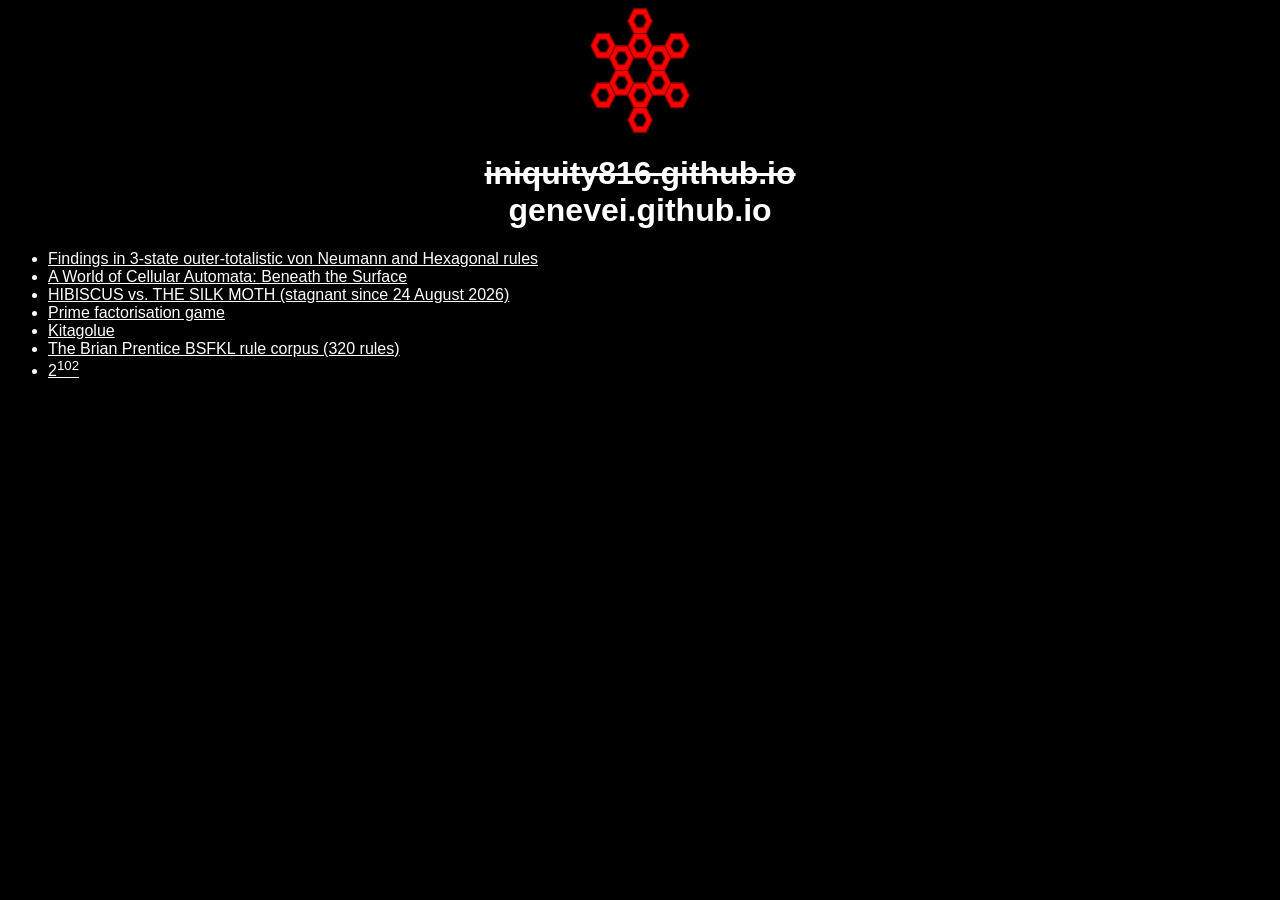
<file: index.html>
<!DOCTYPE html>
<head><link rel="stylesheet" href="style.css"><title>Index</title></head>

<body><image src="logo.png" style="display:block;margin-left:auto; margin-right:auto;width:100px"><h1 class="center"><s>iniquity816.github.io</s><br>genevei.github.io</h1><ul><li><a href="vn.html">Findings in 3-state outer-totalistic von Neumann and Hexagonal rules</a></li><li><a href="ocabook/index.html">A World of Cellular Automata: Beneath the Surface</li><li><a href="silkmoth.html">HIBISCUS vs. THE SILK MOTH (stagnant since 24 August 2026)</a></li></a><li><a href="primegame.html">Prime factorisation game</a></li><li><a href="kitagolue.html">Kitagolue</a></li><li><a href="bsfkl.html">The Brian Prentice BSFKL rule corpus (320 rules)</a></li><li><a href="2tothe102.html">2<sup>102</sup></a></li></ul></body>
</file>
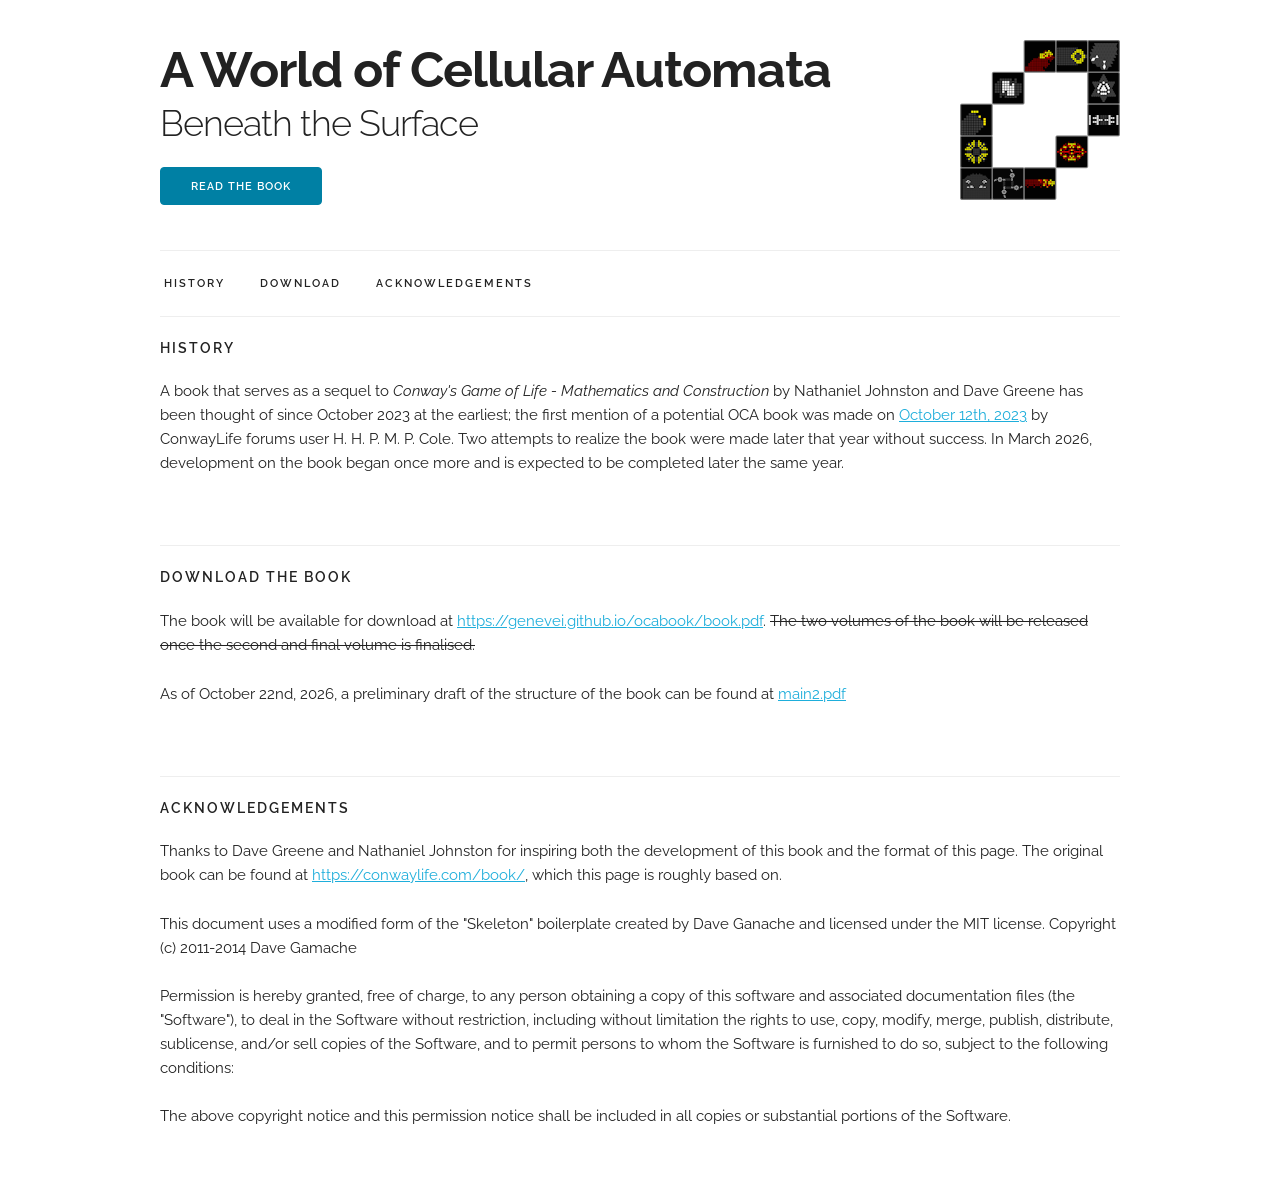
<file: ocabook/index.html>
<!DOCTYPE html>
<html lang="en">
<head>

  <!-- Basic Page Needs
  –––––––––––––––––––––––––––––––––––––––––––––––––– -->
  <meta charset="utf-8">
  <title>A World of Cellular Automata: Beneath the Surface</title>
  <meta name="description" content="">
  <meta name="author" content="">

  <!-- Mobile Specific Metas
  –––––––––––––––––––––––––––––––––––––––––––––––––– -->
  <meta name="viewport" content="width=device-width, initial-scale=1">

  <!-- FONT
  –––––––––––––––––––––––––––––––––––––––––––––––––– -->
  <link href="https://fonts.googleapis.com/css?family=Raleway:400,300,600" rel="stylesheet" type="text/css">

  <!-- CSS
  –––––––––––––––––––––––––––––––––––––––––––––––––– -->
  <link rel="stylesheet" href="css/normalize.css">
  <link rel="stylesheet" href="css/skeleton.css">
  <link rel="stylesheet" href="css/custom.css">

  <!-- Favicon
  –––––––––––––––––––––––––––––––––––––––––––––––––– -->
  <link rel="icon" type="image/png" href="images/favicon.png">

</head>
<body>

  <!-- Primary Page Layout
  –––––––––––––––––––––––––––––––––––––––––––––––––– -->
  <div class="container">
    <div class="row" style="padding-top:4rem;padding-bottom:1rem;">
	   <div class="ocabookdiv" style="text-align: center;">
	     <img src="images/ocabook.png">
	   </div>
	   <div style="overflow:hidden;">
	     <h1 style="font-weight:bold;margin-bottom:0px;">A World of Cellular Automata</h1>
         <h3 style="margin-top:0px;">Beneath the Surface</h3>
         <a class="button button-primary" href="book.pdf">Read the Book</a></p>
	   </div>
    </div>
  <div class="navbar-spacer"></div>
  <nav class="navbar">
	<div class="container">
	  <ul class="navbar-list">
		<li class="navbar-item">&nbsp;<a class="navbar-link" href="#history">History</a></li>
		<li class="navbar-item"><a class="navbar-link" href="#download">Download</a></li>
		<li class="navbar-item"><a class="navbar-link" href="#acknowledgements">Acknowledgements</a></li>
      </ul>
	</div>
  </nav>
  <div class="docs-section">
    <h6 class="docs-header">History</h6>
	<p>A book that serves as a sequel to <i>Conway's Game of Life - Mathematics and Construction</i> by Nathaniel Johnston and Dave Greene has been thought of since October 2023 at the earliest; the first mention of a potential OCA book was made on <a href="https://conwaylife.com/forums/viewtopic.php?f=12&t=6174#p168986">October 12th, 2023</a> by ConwayLife forums user H. H. P. M. P. Cole. Two attempts to realize the book were made later that year without success. In March 2026, development on the book began once more and is expected to be completed later the same year.
  </div>
  <span class="anchor" id="download">
  <div class="docs-section">
    <h6 class="docs-header">Download the book</h6>
	<p>The book will be available for download at <a href="book.pdf">https://genevei.github.io/ocabook/book.pdf</a>. <s>The two volumes of the book will be released once the second and final volume is finalised.</s></p>
	<p>As of October 22nd, 2026, a preliminary draft of the structure of the book can be found at <a href="main2.pdf">main2.pdf</a></p>
  </div>
  <span class="anchor" id="acknowledgements">
  <div class="docs-section">
    <h6 class="docs-header">Acknowledgements</h6>
	<p>Thanks to Dave Greene and Nathaniel Johnston for inspiring both the development of this book and the format of this page. The original book can be found at <a href="https://conwaylife.com/book/">https://conwaylife.com/book/</a>, which this page is roughly based on.
	<p>This document uses a modified form of the "Skeleton" boilerplate created by Dave Ganache and licensed under the MIT license. Copyright (c) 2011-2014 Dave Gamache<br><br>Permission is hereby granted, free of charge, to any person obtaining a copy of this software and associated documentation files (the "Software"), to deal in the Software without restriction, including without limitation the rights to use, copy, modify, merge, publish, distribute, sublicense, and/or sell copies of the Software, and to permit persons to whom the Software is furnished to do so, subject to the following conditions:<br><br>The above copyright notice and this permission notice shall be included in all copies or substantial portions of the Software.</p>

<!-- End Document
  –––––––––––––––––––––––––––––––––––––––––––––––––– -->
</body>
</html>
</file>
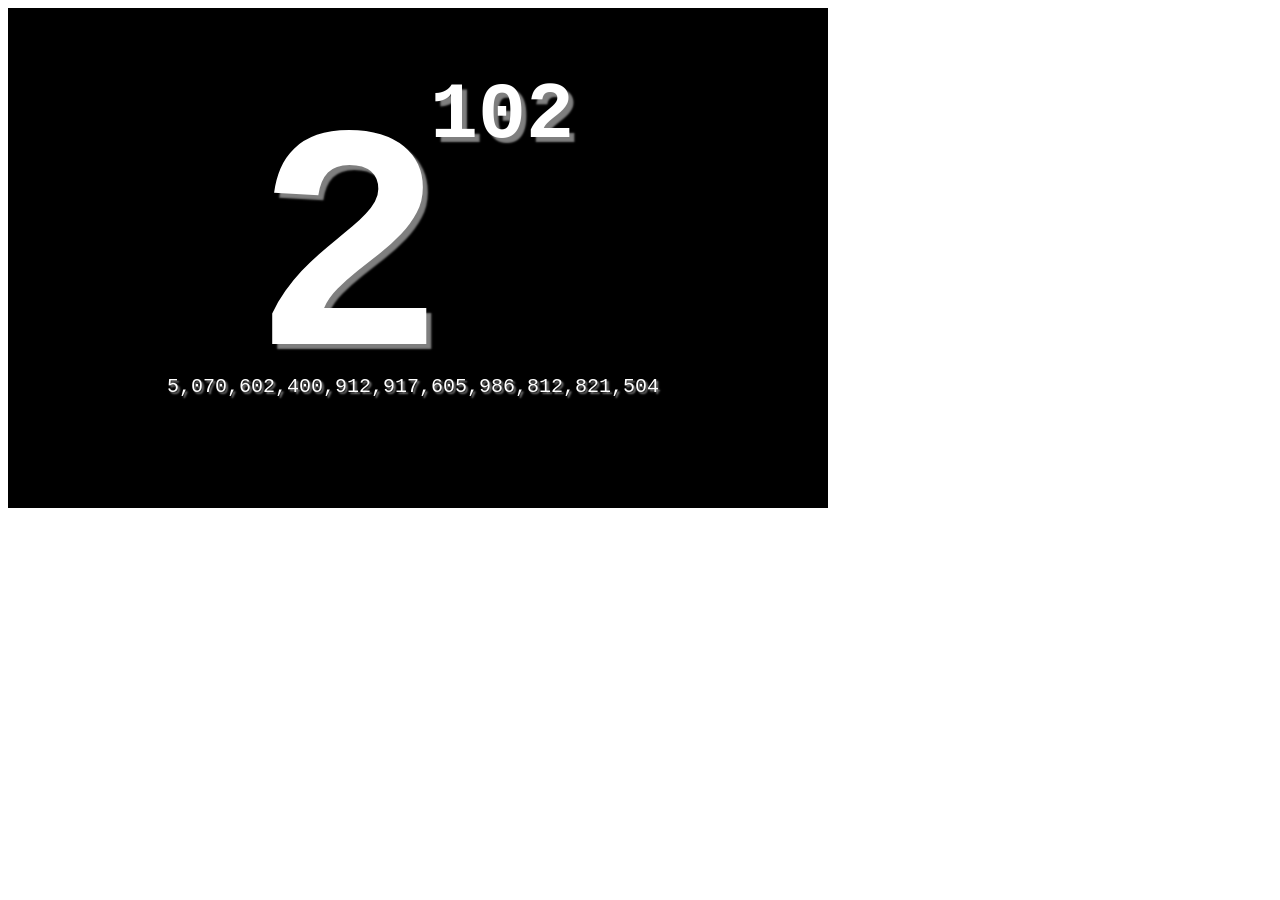
<file: 2tothe102.html>
<!DOCTYPE html><head><title>2 to the 102</title><link rel="icon" href="[data-uri]"></head><body><canvas id="canvas" height="500" width="820"></canvas><script src="2tothe102.js"></script></body>
</file>
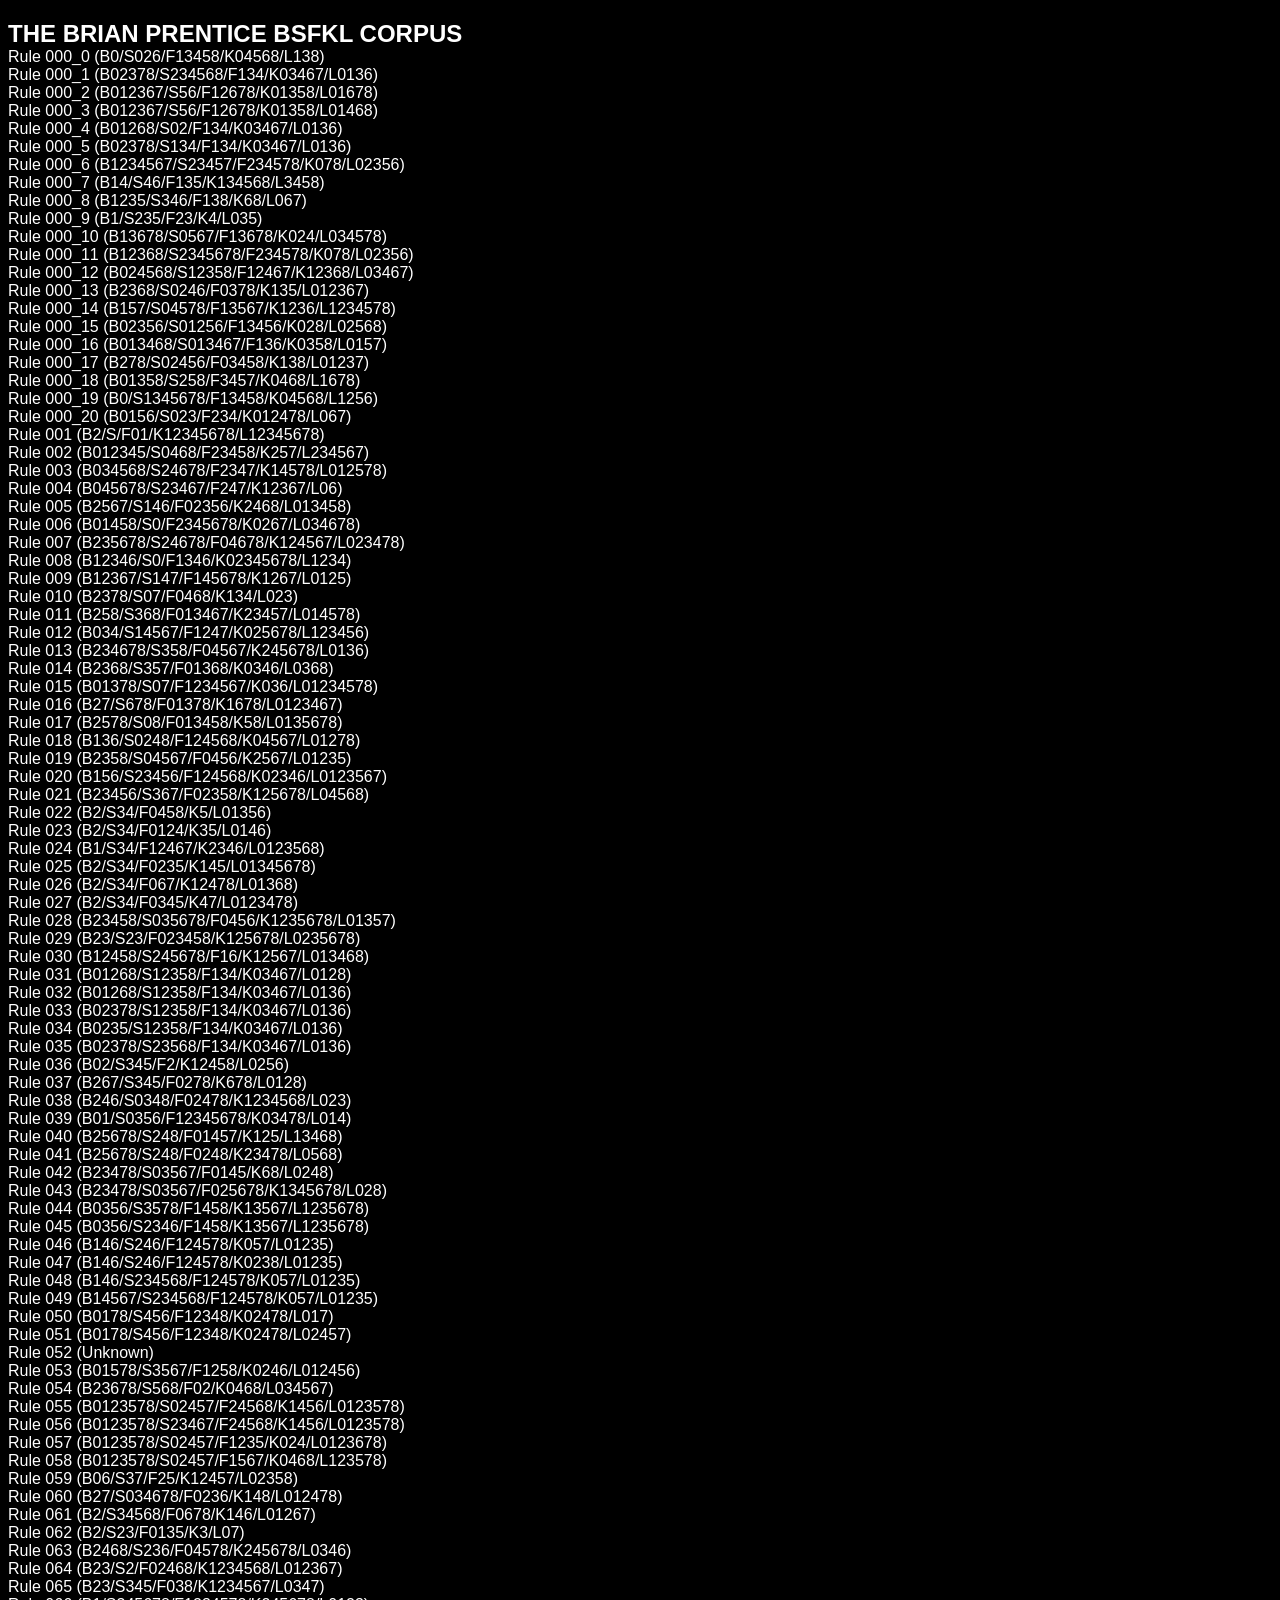
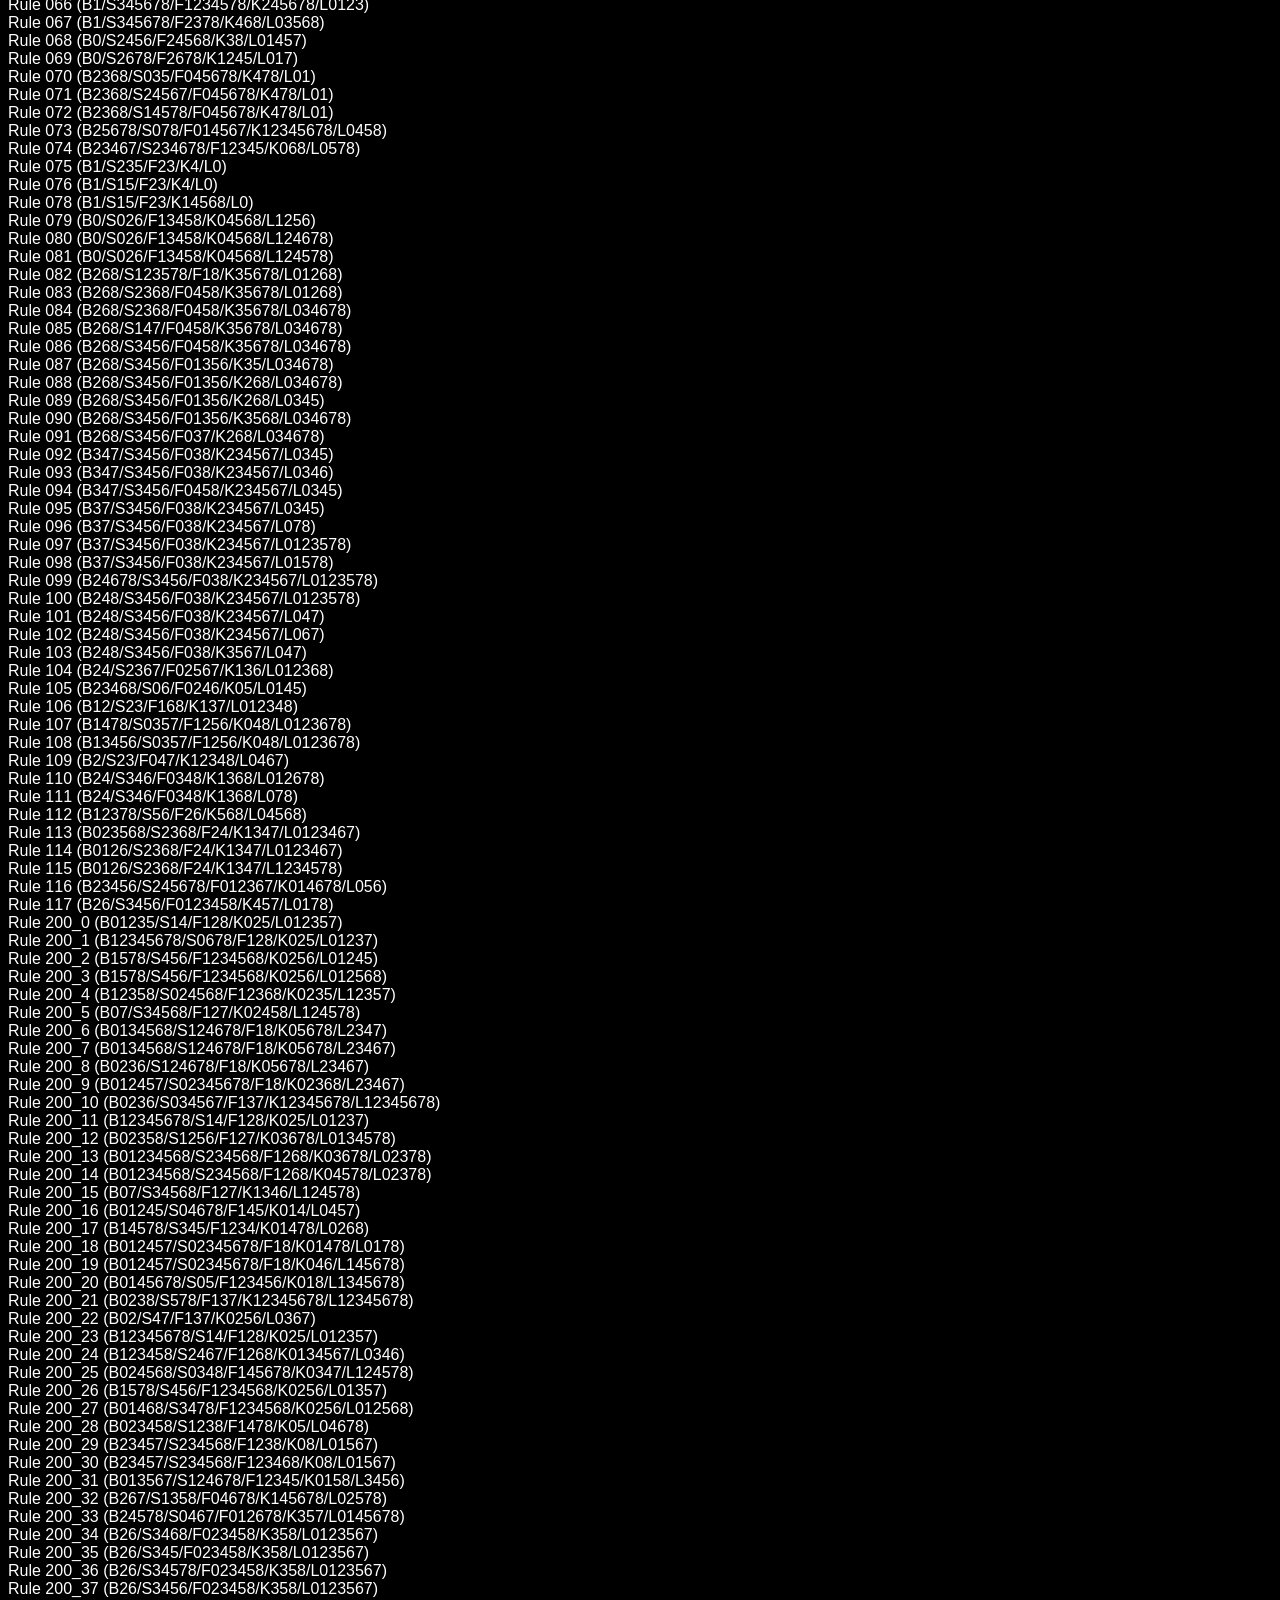
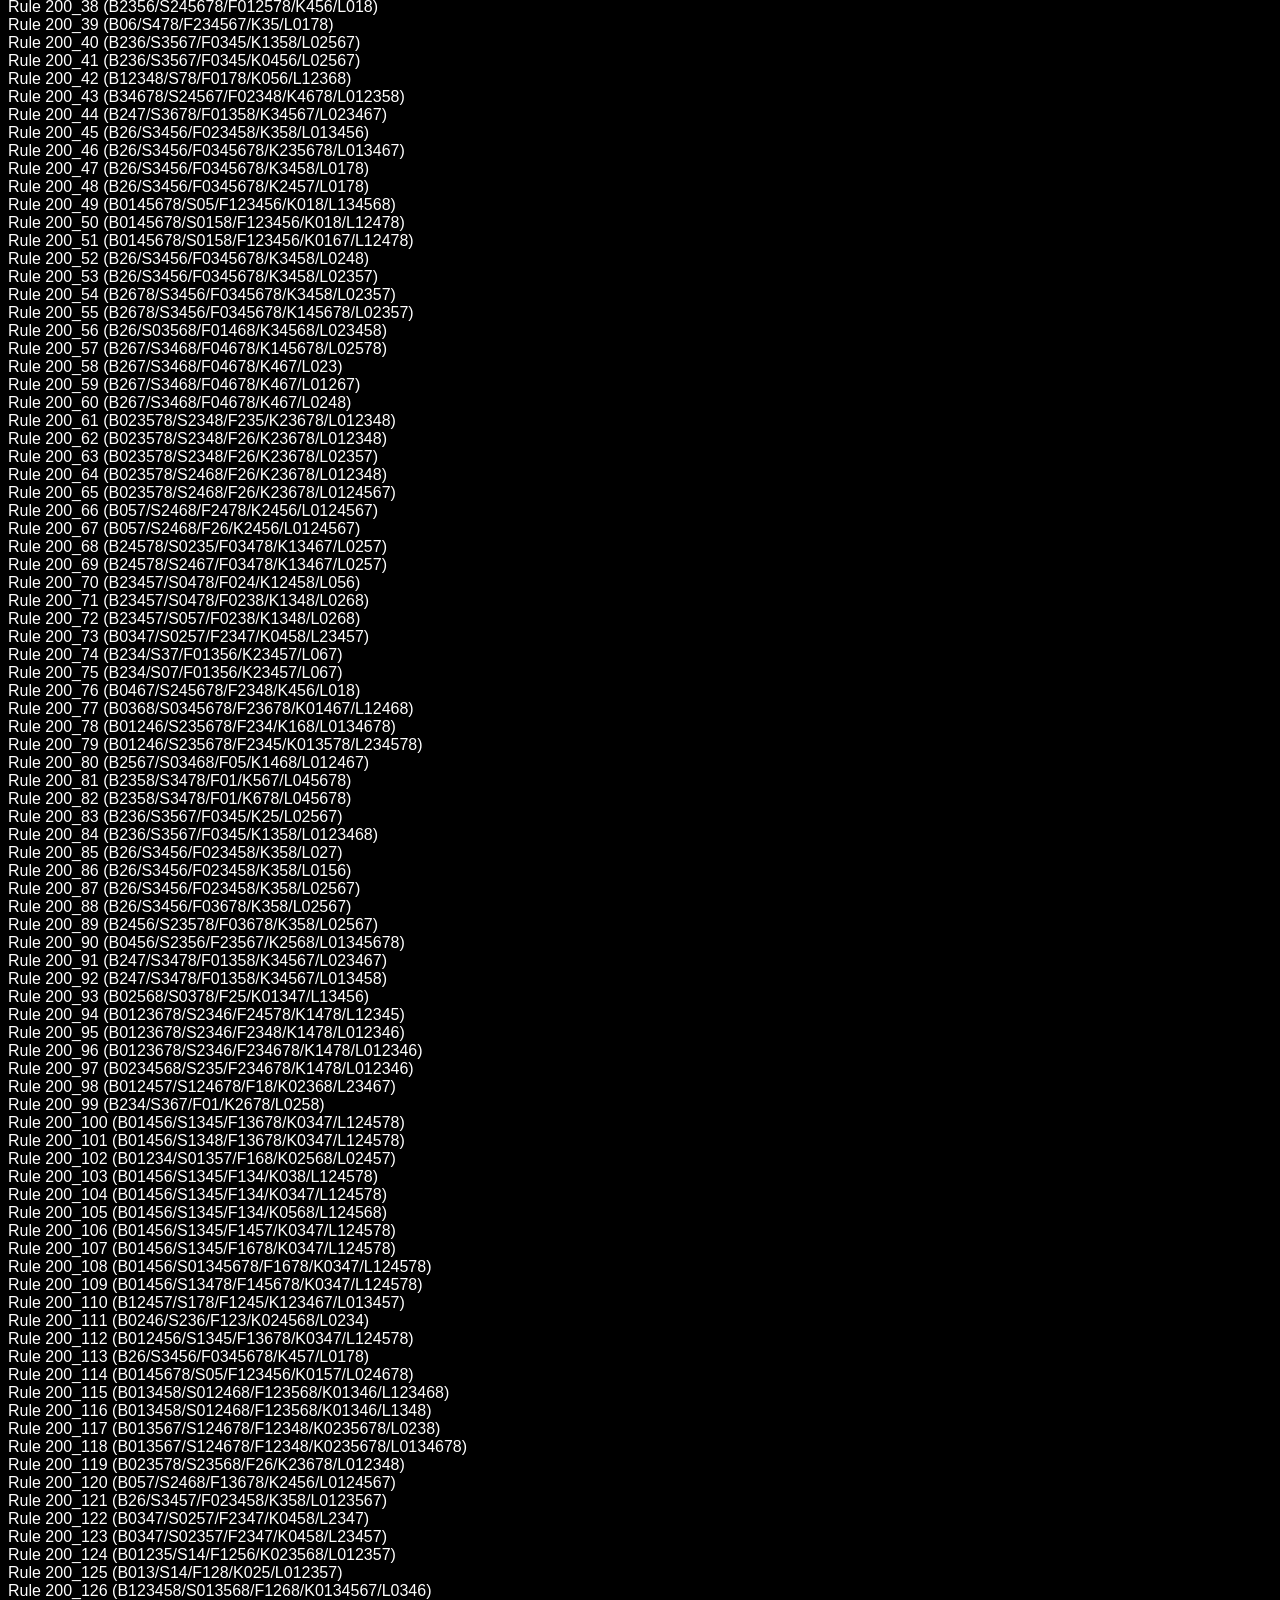
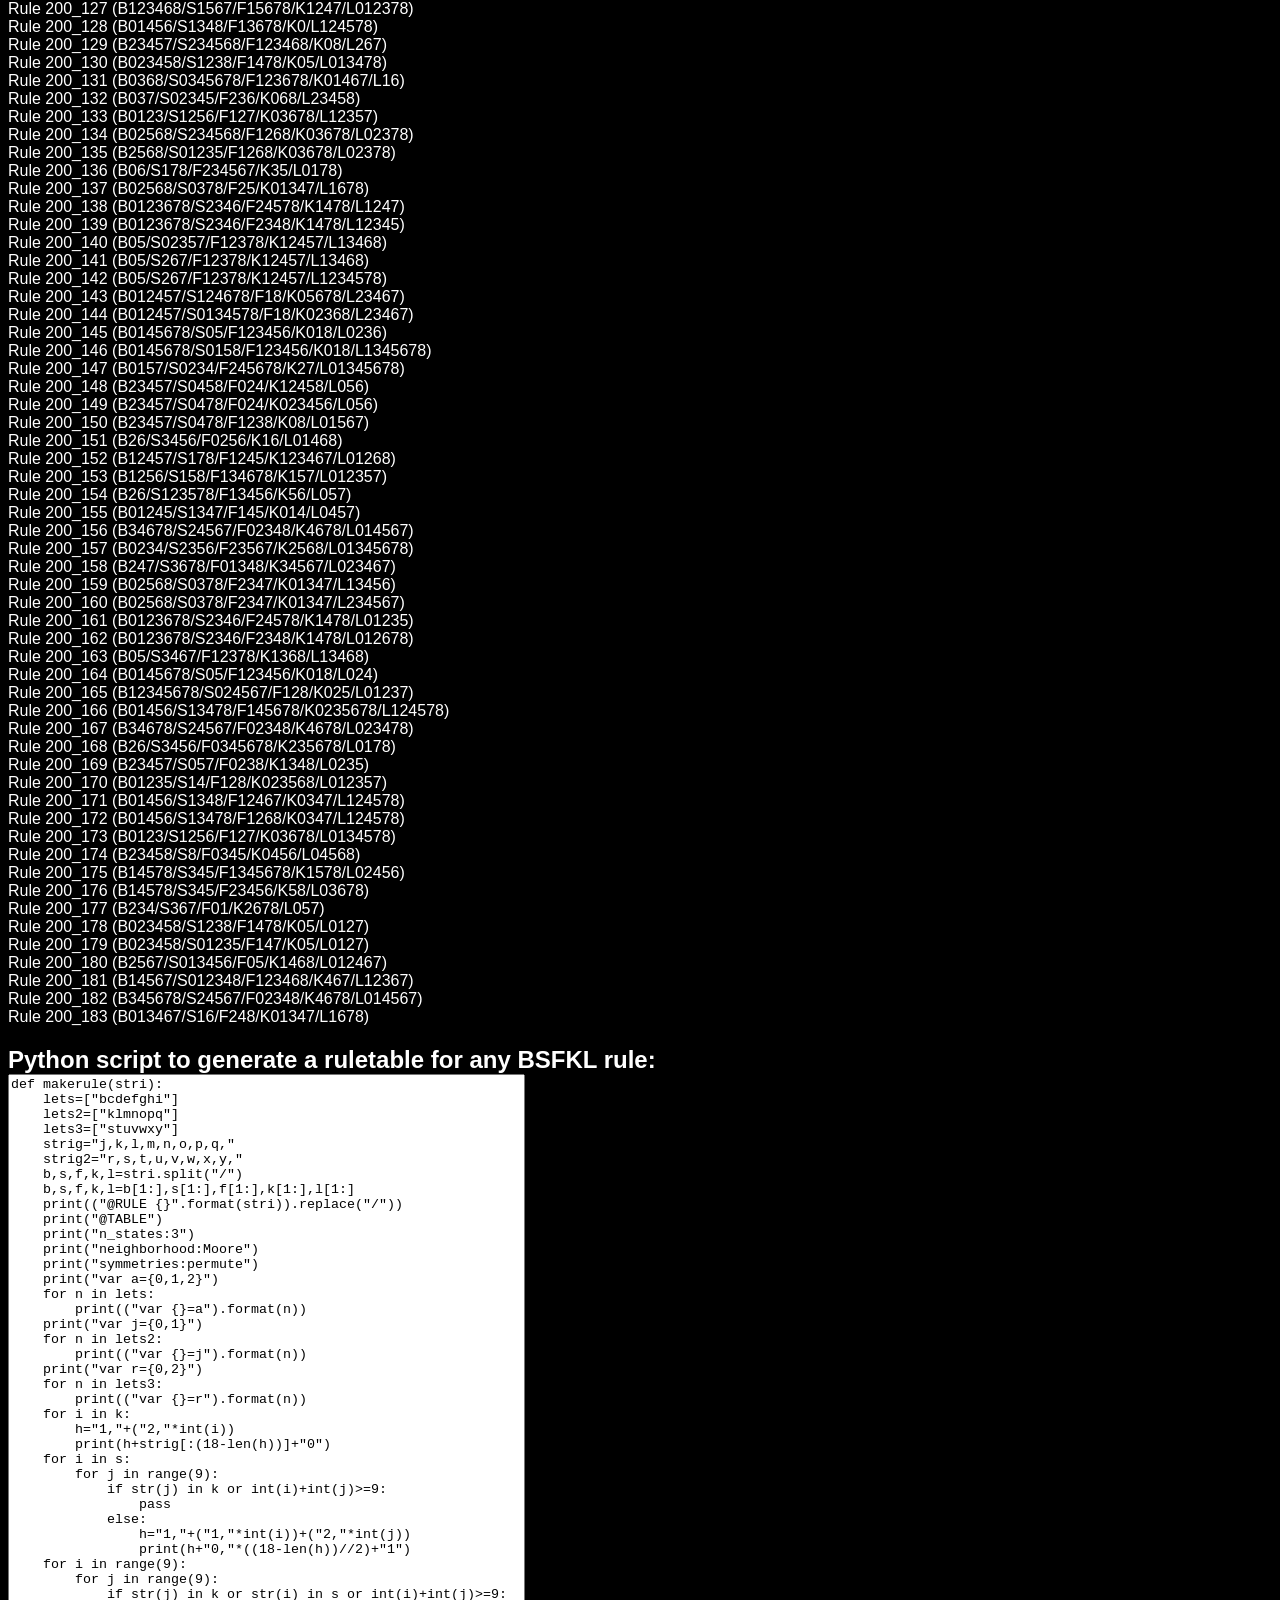
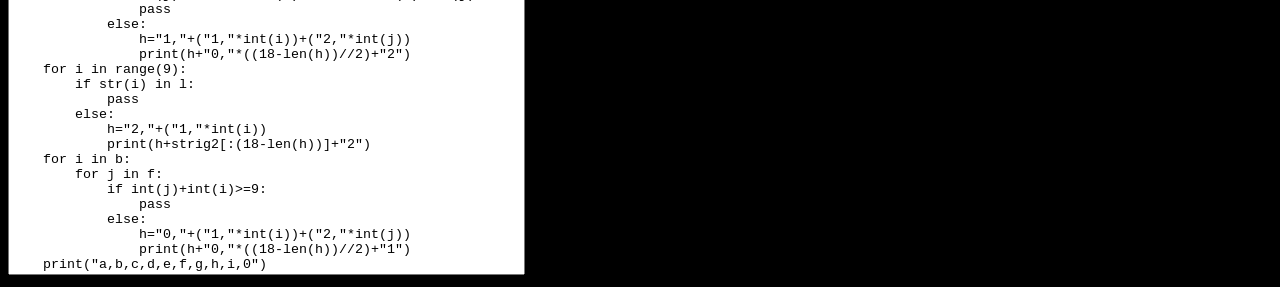
<file: bsfkl.html>
<!DOCTYPE html>
<head><meta name="LifeViewer" content="viewer textarea limit"><link rel="stylesheet" href="style.css"><title>THE BRIAN PRENTICE BSFKL CORPUS</title></head>
<body>
<h2 style="margin-bottom:0px;">THE BRIAN PRENTICE BSFKL CORPUS</h2>
Rule 000_0 (B0/S026/F13458/K04568/L138)<br>
Rule 000_1 (B02378/S234568/F134/K03467/L0136)<br>
Rule 000_2 (B012367/S56/F12678/K01358/L01678)<br>
Rule 000_3 (B012367/S56/F12678/K01358/L01468)<br>
Rule 000_4 (B01268/S02/F134/K03467/L0136)<br>
Rule 000_5 (B02378/S134/F134/K03467/L0136)<br>
Rule 000_6 (B1234567/S23457/F234578/K078/L02356)<br>
Rule 000_7 (B14/S46/F135/K134568/L3458)<br>
Rule 000_8 (B1235/S346/F138/K68/L067)<br>
Rule 000_9 (B1/S235/F23/K4/L035)<br>
Rule 000_10 (B13678/S0567/F13678/K024/L034578)<br>
Rule 000_11 (B12368/S2345678/F234578/K078/L02356)<br>
Rule 000_12 (B024568/S12358/F12467/K12368/L03467)<br>
Rule 000_13 (B2368/S0246/F0378/K135/L012367)<br>
Rule 000_14 (B157/S04578/F13567/K1236/L1234578)<br>
Rule 000_15 (B02356/S01256/F13456/K028/L02568)<br>
Rule 000_16 (B013468/S013467/F136/K0358/L0157)<br>
Rule 000_17 (B278/S02456/F03458/K138/L01237)<br>
Rule 000_18 (B01358/S258/F3457/K0468/L1678)<br>
Rule 000_19 (B0/S1345678/F13458/K04568/L1256)<br>
Rule 000_20 (B0156/S023/F234/K012478/L067)<br>
Rule 001 (B2/S/F01/K12345678/L12345678)<br>
Rule 002 (B012345/S0468/F23458/K257/L234567)<br>
Rule 003 (B034568/S24678/F2347/K14578/L012578)<br>
Rule 004 (B045678/S23467/F247/K12367/L06)<br>
Rule 005 (B2567/S146/F02356/K2468/L013458)<br>
Rule 006 (B01458/S0/F2345678/K0267/L034678)<br>
Rule 007 (B235678/S24678/F04678/K124567/L023478)<br>
Rule 008 (B12346/S0/F1346/K02345678/L1234)<br>
Rule 009 (B12367/S147/F145678/K1267/L0125)<br>
Rule 010 (B2378/S07/F0468/K134/L023)<br>
Rule 011 (B258/S368/F013467/K23457/L014578)<br>
Rule 012 (B034/S14567/F1247/K025678/L123456)<br>
Rule 013 (B234678/S358/F04567/K245678/L0136)<br>
Rule 014 (B2368/S357/F01368/K0346/L0368)<br>
Rule 015 (B01378/S07/F1234567/K036/L01234578)<br>
Rule 016 (B27/S678/F01378/K1678/L0123467)<br>
Rule 017 (B2578/S08/F013458/K58/L0135678)<br>
Rule 018 (B136/S0248/F124568/K04567/L01278)<br>
Rule 019 (B2358/S04567/F0456/K2567/L01235)<br>
Rule 020 (B156/S23456/F124568/K02346/L0123567)<br>
Rule 021 (B23456/S367/F02358/K125678/L04568)<br>
Rule 022 (B2/S34/F0458/K5/L01356)<br>
Rule 023 (B2/S34/F0124/K35/L0146)<br>
Rule 024 (B1/S34/F12467/K2346/L0123568)<br>
Rule 025 (B2/S34/F0235/K145/L01345678)<br>
Rule 026 (B2/S34/F067/K12478/L01368)<br>
Rule 027 (B2/S34/F0345/K47/L0123478)<br>
Rule 028 (B23458/S035678/F0456/K1235678/L01357)<br>
Rule 029 (B23/S23/F023458/K125678/L0235678)<br>
Rule 030 (B12458/S245678/F16/K12567/L013468)<br>
Rule 031 (B01268/S12358/F134/K03467/L0128)<br>
Rule 032 (B01268/S12358/F134/K03467/L0136)<br>
Rule 033 (B02378/S12358/F134/K03467/L0136)<br>
Rule 034 (B0235/S12358/F134/K03467/L0136)<br>
Rule 035 (B02378/S23568/F134/K03467/L0136)<br>
Rule 036 (B02/S345/F2/K12458/L0256)<br>
Rule 037 (B267/S345/F0278/K678/L0128)<br>
Rule 038 (B246/S0348/F02478/K1234568/L023)<br>
Rule 039 (B01/S0356/F12345678/K03478/L014)<br>
Rule 040 (B25678/S248/F01457/K125/L13468)<br>
Rule 041 (B25678/S248/F0248/K23478/L0568)<br>
Rule 042 (B23478/S03567/F0145/K68/L0248)<br>
Rule 043 (B23478/S03567/F025678/K1345678/L028)<br>
Rule 044 (B0356/S3578/F1458/K13567/L1235678)<br>
Rule 045 (B0356/S2346/F1458/K13567/L1235678)<br>
Rule 046 (B146/S246/F124578/K057/L01235)<br>
Rule 047 (B146/S246/F124578/K0238/L01235)<br>
Rule 048 (B146/S234568/F124578/K057/L01235)<br>
Rule 049 (B14567/S234568/F124578/K057/L01235)<br>
Rule 050 (B0178/S456/F12348/K02478/L017)<br>
Rule 051 (B0178/S456/F12348/K02478/L02457)<br>
Rule 052 (Unknown)<br>
Rule 053 (B01578/S3567/F1258/K0246/L012456)<br>
Rule 054 (B23678/S568/F02/K0468/L034567)<br>
Rule 055 (B0123578/S02457/F24568/K1456/L0123578)<br>
Rule 056 (B0123578/S23467/F24568/K1456/L0123578)<br>
Rule 057 (B0123578/S02457/F1235/K024/L0123678)<br>
Rule 058 (B0123578/S02457/F1567/K0468/L123578)<br>
Rule 059 (B06/S37/F25/K12457/L02358)<br>
Rule 060 (B27/S034678/F0236/K148/L012478)<br>
Rule 061 (B2/S34568/F0678/K146/L01267)<br>
Rule 062 (B2/S23/F0135/K3/L07)<br>
Rule 063 (B2468/S236/F04578/K245678/L0346)<br>
Rule 064 (B23/S2/F02468/K1234568/L012367)<br>
Rule 065 (B23/S345/F038/K1234567/L0347)<br>
Rule 066 (B1/S345678/F1234578/K245678/L0123)<br>
Rule 067 (B1/S345678/F2378/K468/L03568)<br>
Rule 068 (B0/S2456/F24568/K38/L01457)<br>
Rule 069 (B0/S2678/F2678/K1245/L017)<br>
Rule 070 (B2368/S035/F045678/K478/L01)<br>
Rule 071 (B2368/S24567/F045678/K478/L01)<br>
Rule 072 (B2368/S14578/F045678/K478/L01)<br>
Rule 073 (B25678/S078/F014567/K12345678/L0458)<br>
Rule 074 (B23467/S234678/F12345/K068/L0578)<br>
Rule 075 (B1/S235/F23/K4/L0)<br>
Rule 076 (B1/S15/F23/K4/L0)<br>
Rule 078 (B1/S15/F23/K14568/L0)<br>
Rule 079 (B0/S026/F13458/K04568/L1256)<br>
Rule 080 (B0/S026/F13458/K04568/L124678)<br>
Rule 081 (B0/S026/F13458/K04568/L124578)<br>
Rule 082 (B268/S123578/F18/K35678/L01268)<br>
Rule 083 (B268/S2368/F0458/K35678/L01268)<br>
Rule 084 (B268/S2368/F0458/K35678/L034678)<br>
Rule 085 (B268/S147/F0458/K35678/L034678)<br>
Rule 086 (B268/S3456/F0458/K35678/L034678)<br>
Rule 087 (B268/S3456/F01356/K35/L034678)<br>
Rule 088 (B268/S3456/F01356/K268/L034678)<br>
Rule 089 (B268/S3456/F01356/K268/L0345)<br>
Rule 090 (B268/S3456/F01356/K3568/L034678)<br>
Rule 091 (B268/S3456/F037/K268/L034678)<br>
Rule 092 (B347/S3456/F038/K234567/L0345)<br>
Rule 093 (B347/S3456/F038/K234567/L0346)<br>
Rule 094 (B347/S3456/F0458/K234567/L0345)<br>
Rule 095 (B37/S3456/F038/K234567/L0345)<br>
Rule 096 (B37/S3456/F038/K234567/L078)<br>
Rule 097 (B37/S3456/F038/K234567/L0123578)<br>
Rule 098 (B37/S3456/F038/K234567/L01578)<br>
Rule 099 (B24678/S3456/F038/K234567/L0123578)<br>
Rule 100 (B248/S3456/F038/K234567/L0123578)<br>
Rule 101 (B248/S3456/F038/K234567/L047)<br>
Rule 102 (B248/S3456/F038/K234567/L067)<br>
Rule 103 (B248/S3456/F038/K3567/L047)<br>
Rule 104 (B24/S2367/F02567/K136/L012368)<br>
Rule 105 (B23468/S06/F0246/K05/L0145)<br>
Rule 106 (B12/S23/F168/K137/L012348)<br>
Rule 107 (B1478/S0357/F1256/K048/L0123678)<br>
Rule 108 (B13456/S0357/F1256/K048/L0123678)<br>
Rule 109 (B2/S23/F047/K12348/L0467)<br>
Rule 110 (B24/S346/F0348/K1368/L012678)<br>
Rule 111 (B24/S346/F0348/K1368/L078)<br>
Rule 112 (B12378/S56/F26/K568/L04568)<br>
Rule 113 (B023568/S2368/F24/K1347/L0123467)<br>
Rule 114 (B0126/S2368/F24/K1347/L0123467)<br>
Rule 115 (B0126/S2368/F24/K1347/L1234578)<br>
Rule 116 (B23456/S245678/F012367/K014678/L056)<br>
Rule 117 (B26/S3456/F0123458/K457/L0178)<br>
Rule 200_0 (B01235/S14/F128/K025/L012357)<br>
Rule 200_1 (B12345678/S0678/F128/K025/L01237)<br>
Rule 200_2 (B1578/S456/F1234568/K0256/L01245)<br>
Rule 200_3 (B1578/S456/F1234568/K0256/L012568)<br>
Rule 200_4 (B12358/S024568/F12368/K0235/L12357)<br>
Rule 200_5 (B07/S34568/F127/K02458/L124578)<br>
Rule 200_6 (B0134568/S124678/F18/K05678/L2347)<br>
Rule 200_7 (B0134568/S124678/F18/K05678/L23467)<br>
Rule 200_8 (B0236/S124678/F18/K05678/L23467)<br>
Rule 200_9 (B012457/S02345678/F18/K02368/L23467)<br>
Rule 200_10 (B0236/S034567/F137/K12345678/L12345678)<br>
Rule 200_11 (B12345678/S14/F128/K025/L01237)<br>
Rule 200_12 (B02358/S1256/F127/K03678/L0134578)<br>
Rule 200_13 (B01234568/S234568/F1268/K03678/L02378)<br>
Rule 200_14 (B01234568/S234568/F1268/K04578/L02378)<br>
Rule 200_15 (B07/S34568/F127/K1346/L124578)<br>
Rule 200_16 (B01245/S04678/F145/K014/L0457)<br>
Rule 200_17 (B14578/S345/F1234/K01478/L0268)<br>
Rule 200_18 (B012457/S02345678/F18/K01478/L0178)<br>
Rule 200_19 (B012457/S02345678/F18/K046/L145678)<br>
Rule 200_20 (B0145678/S05/F123456/K018/L1345678)<br>
Rule 200_21 (B0238/S578/F137/K12345678/L12345678)<br>
Rule 200_22 (B02/S47/F137/K0256/L0367)<br>
Rule 200_23 (B12345678/S14/F128/K025/L012357)<br>
Rule 200_24 (B123458/S2467/F1268/K0134567/L0346)<br>
Rule 200_25 (B024568/S0348/F145678/K0347/L124578)<br>
Rule 200_26 (B1578/S456/F1234568/K0256/L01357)<br>
Rule 200_27 (B01468/S3478/F1234568/K0256/L012568)<br>
Rule 200_28 (B023458/S1238/F1478/K05/L04678)<br>
Rule 200_29 (B23457/S234568/F1238/K08/L01567)<br>
Rule 200_30 (B23457/S234568/F123468/K08/L01567)<br>
Rule 200_31 (B013567/S124678/F12345/K0158/L3456)<br>
Rule 200_32 (B267/S1358/F04678/K145678/L02578)<br>
Rule 200_33 (B24578/S0467/F012678/K357/L0145678)<br>
Rule 200_34 (B26/S3468/F023458/K358/L0123567)<br>
Rule 200_35 (B26/S345/F023458/K358/L0123567)<br>
Rule 200_36 (B26/S34578/F023458/K358/L0123567)<br>
Rule 200_37 (B26/S3456/F023458/K358/L0123567)<br>
Rule 200_38 (B2356/S245678/F012578/K456/L018)<br>
Rule 200_39 (B06/S478/F234567/K35/L0178)<br>
Rule 200_40 (B236/S3567/F0345/K1358/L02567)<br>
Rule 200_41 (B236/S3567/F0345/K0456/L02567)<br>
Rule 200_42 (B12348/S78/F0178/K056/L12368)<br>
Rule 200_43 (B34678/S24567/F02348/K4678/L012358)<br>
Rule 200_44 (B247/S3678/F01358/K34567/L023467)<br>
Rule 200_45 (B26/S3456/F023458/K358/L013456)<br>
Rule 200_46 (B26/S3456/F0345678/K235678/L013467)<br>
Rule 200_47 (B26/S3456/F0345678/K3458/L0178)<br>
Rule 200_48 (B26/S3456/F0345678/K2457/L0178)<br>
Rule 200_49 (B0145678/S05/F123456/K018/L134568)<br>
Rule 200_50 (B0145678/S0158/F123456/K018/L12478)<br>
Rule 200_51 (B0145678/S0158/F123456/K0167/L12478)<br>
Rule 200_52 (B26/S3456/F0345678/K3458/L0248)<br>
Rule 200_53 (B26/S3456/F0345678/K3458/L02357)<br>
Rule 200_54 (B2678/S3456/F0345678/K3458/L02357)<br>
Rule 200_55 (B2678/S3456/F0345678/K145678/L02357)<br>
Rule 200_56 (B26/S03568/F01468/K34568/L023458)<br>
Rule 200_57 (B267/S3468/F04678/K145678/L02578)<br>
Rule 200_58 (B267/S3468/F04678/K467/L023)<br>
Rule 200_59 (B267/S3468/F04678/K467/L01267)<br>
Rule 200_60 (B267/S3468/F04678/K467/L0248)<br>
Rule 200_61 (B023578/S2348/F235/K23678/L012348)<br>
Rule 200_62 (B023578/S2348/F26/K23678/L012348)<br>
Rule 200_63 (B023578/S2348/F26/K23678/L02357)<br>
Rule 200_64 (B023578/S2468/F26/K23678/L012348)<br>
Rule 200_65 (B023578/S2468/F26/K23678/L0124567)<br>
Rule 200_66 (B057/S2468/F2478/K2456/L0124567)<br>
Rule 200_67 (B057/S2468/F26/K2456/L0124567)<br>
Rule 200_68 (B24578/S0235/F03478/K13467/L0257)<br>
Rule 200_69 (B24578/S2467/F03478/K13467/L0257)<br>
Rule 200_70 (B23457/S0478/F024/K12458/L056)<br>
Rule 200_71 (B23457/S0478/F0238/K1348/L0268)<br>
Rule 200_72 (B23457/S057/F0238/K1348/L0268)<br>
Rule 200_73 (B0347/S0257/F2347/K0458/L23457)<br>
Rule 200_74 (B234/S37/F01356/K23457/L067)<br>
Rule 200_75 (B234/S07/F01356/K23457/L067)<br>
Rule 200_76 (B0467/S245678/F2348/K456/L018)<br>
Rule 200_77 (B0368/S0345678/F23678/K01467/L12468)<br>
Rule 200_78 (B01246/S235678/F234/K168/L0134678)<br>
Rule 200_79 (B01246/S235678/F2345/K013578/L234578)<br>
Rule 200_80 (B2567/S03468/F05/K1468/L012467)<br>
Rule 200_81 (B2358/S3478/F01/K567/L045678)<br>
Rule 200_82 (B2358/S3478/F01/K678/L045678)<br>
Rule 200_83 (B236/S3567/F0345/K25/L02567)<br>
Rule 200_84 (B236/S3567/F0345/K1358/L0123468)<br>
Rule 200_85 (B26/S3456/F023458/K358/L027)<br>
Rule 200_86 (B26/S3456/F023458/K358/L0156)<br>
Rule 200_87 (B26/S3456/F023458/K358/L02567)<br>
Rule 200_88 (B26/S3456/F03678/K358/L02567)<br>
Rule 200_89 (B2456/S23578/F03678/K358/L02567)<br>
Rule 200_90 (B0456/S2356/F23567/K2568/L01345678)<br>
Rule 200_91 (B247/S3478/F01358/K34567/L023467)<br>
Rule 200_92 (B247/S3478/F01358/K34567/L013458)<br>
Rule 200_93 (B02568/S0378/F25/K01347/L13456)<br>
Rule 200_94 (B0123678/S2346/F24578/K1478/L12345)<br>
Rule 200_95 (B0123678/S2346/F2348/K1478/L012346)<br>
Rule 200_96 (B0123678/S2346/F234678/K1478/L012346)<br>
Rule 200_97 (B0234568/S235/F234678/K1478/L012346)<br>
Rule 200_98 (B012457/S124678/F18/K02368/L23467)<br>
Rule 200_99 (B234/S367/F01/K2678/L0258)<br>
Rule 200_100 (B01456/S1345/F13678/K0347/L124578)<br>
Rule 200_101 (B01456/S1348/F13678/K0347/L124578)<br>
Rule 200_102 (B01234/S01357/F168/K02568/L02457)<br>
Rule 200_103 (B01456/S1345/F134/K038/L124578)<br>
Rule 200_104 (B01456/S1345/F134/K0347/L124578)<br>
Rule 200_105 (B01456/S1345/F134/K0568/L124568)<br>
Rule 200_106 (B01456/S1345/F1457/K0347/L124578)<br>
Rule 200_107 (B01456/S1345/F1678/K0347/L124578)<br>
Rule 200_108 (B01456/S01345678/F1678/K0347/L124578)<br>
Rule 200_109 (B01456/S13478/F145678/K0347/L124578)<br>
Rule 200_110 (B12457/S178/F1245/K123467/L013457)<br>
Rule 200_111 (B0246/S236/F123/K024568/L0234)<br>
Rule 200_112 (B012456/S1345/F13678/K0347/L124578)<br>
Rule 200_113 (B26/S3456/F0345678/K457/L0178)<br>
Rule 200_114 (B0145678/S05/F123456/K0157/L024678)<br>
Rule 200_115 (B013458/S012468/F123568/K01346/L123468)<br>
Rule 200_116 (B013458/S012468/F123568/K01346/L1348)<br>
Rule 200_117 (B013567/S124678/F12348/K0235678/L0238)<br>
Rule 200_118 (B013567/S124678/F12348/K0235678/L0134678)<br>
Rule 200_119 (B023578/S23568/F26/K23678/L012348)<br>
Rule 200_120 (B057/S2468/F13678/K2456/L0124567)<br>
Rule 200_121 (B26/S3457/F023458/K358/L0123567)<br>
Rule 200_122 (B0347/S0257/F2347/K0458/L2347)<br>
Rule 200_123 (B0347/S02357/F2347/K0458/L23457)<br>
Rule 200_124 (B01235/S14/F1256/K023568/L012357)<br>
Rule 200_125 (B013/S14/F128/K025/L012357)<br>
Rule 200_126 (B123458/S013568/F1268/K0134567/L0346)<br>
Rule 200_127 (B123468/S1567/F15678/K1247/L012378)<br>
Rule 200_128 (B01456/S1348/F13678/K0/L124578)<br>
Rule 200_129 (B23457/S234568/F123468/K08/L267)<br>
Rule 200_130 (B023458/S1238/F1478/K05/L013478)<br>
Rule 200_131 (B0368/S0345678/F123678/K01467/L16)<br>
Rule 200_132 (B037/S02345/F236/K068/L23458)<br>
Rule 200_133 (B0123/S1256/F127/K03678/L12357)<br>
Rule 200_134 (B02568/S234568/F1268/K03678/L02378)<br>
Rule 200_135 (B2568/S01235/F1268/K03678/L02378)<br>
Rule 200_136 (B06/S178/F234567/K35/L0178)<br>
Rule 200_137 (B02568/S0378/F25/K01347/L1678)<br>
Rule 200_138 (B0123678/S2346/F24578/K1478/L1247)<br>
Rule 200_139 (B0123678/S2346/F2348/K1478/L12345)<br>
Rule 200_140 (B05/S02357/F12378/K12457/L13468)<br>
Rule 200_141 (B05/S267/F12378/K12457/L13468)<br>
Rule 200_142 (B05/S267/F12378/K12457/L1234578)<br>
Rule 200_143 (B012457/S124678/F18/K05678/L23467)<br>
Rule 200_144 (B012457/S0134578/F18/K02368/L23467)<br>
Rule 200_145 (B0145678/S05/F123456/K018/L0236)<br>
Rule 200_146 (B0145678/S0158/F123456/K018/L1345678)<br>
Rule 200_147 (B0157/S0234/F245678/K27/L01345678)<br>
Rule 200_148 (B23457/S0458/F024/K12458/L056)<br>
Rule 200_149 (B23457/S0478/F024/K023456/L056)<br>
Rule 200_150 (B23457/S0478/F1238/K08/L01567)<br>
Rule 200_151 (B26/S3456/F0256/K16/L01468)<br>
Rule 200_152 (B12457/S178/F1245/K123467/L01268)<br>
Rule 200_153 (B1256/S158/F134678/K157/L012357)<br>
Rule 200_154 (B26/S123578/F13456/K56/L057)<br>
Rule 200_155 (B01245/S1347/F145/K014/L0457)<br>
Rule 200_156 (B34678/S24567/F02348/K4678/L014567)<br>
Rule 200_157 (B0234/S2356/F23567/K2568/L01345678)<br>
Rule 200_158 (B247/S3678/F01348/K34567/L023467)<br>
Rule 200_159 (B02568/S0378/F2347/K01347/L13456)<br>
Rule 200_160 (B02568/S0378/F2347/K01347/L234567)<br>
Rule 200_161 (B0123678/S2346/F24578/K1478/L01235)<br>
Rule 200_162 (B0123678/S2346/F2348/K1478/L012678)<br>
Rule 200_163 (B05/S3467/F12378/K1368/L13468)<br>
Rule 200_164 (B0145678/S05/F123456/K018/L024)<br>
Rule 200_165 (B12345678/S024567/F128/K025/L01237)<br>
Rule 200_166 (B01456/S13478/F145678/K0235678/L124578)<br>
Rule 200_167 (B34678/S24567/F02348/K4678/L023478)<br>
Rule 200_168 (B26/S3456/F0345678/K235678/L0178)<br>
Rule 200_169 (B23457/S057/F0238/K1348/L0235)<br>
Rule 200_170 (B01235/S14/F128/K023568/L012357)<br>
Rule 200_171 (B01456/S1348/F12467/K0347/L124578)<br>
Rule 200_172 (B01456/S13478/F1268/K0347/L124578)<br>
Rule 200_173 (B0123/S1256/F127/K03678/L0134578)<br>
Rule 200_174 (B23458/S8/F0345/K0456/L04568)<br>
Rule 200_175 (B14578/S345/F1345678/K1578/L02456)<br>
Rule 200_176 (B14578/S345/F23456/K58/L03678)<br>
Rule 200_177 (B234/S367/F01/K2678/L057)<br>
Rule 200_178 (B023458/S1238/F1478/K05/L0127)<br>
Rule 200_179 (B023458/S01235/F147/K05/L0127)<br>
Rule 200_180 (B2567/S013456/F05/K1468/L012467)<br>
Rule 200_181 (B14567/S012348/F123468/K467/L12367)<br>
Rule 200_182 (B345678/S24567/F02348/K4678/L014567)<br>
Rule 200_183 (B013467/S16/F248/K01347/L1678)<br>
<h2 style="margin-bottom:0px;">Python script to generate a ruletable for any BSFKL rule:</h2>
<textarea rows="53" cols="62" style="resize:none;" readonly>def makerule(stri):
    lets=["bcdefghi"]
    lets2=["klmnopq"]
    lets3=["stuvwxy"]
    strig="j,k,l,m,n,o,p,q,"
    strig2="r,s,t,u,v,w,x,y,"
    b,s,f,k,l=stri.split("/")
    b,s,f,k,l=b[1:],s[1:],f[1:],k[1:],l[1:]
    print(("@RULE {}".format(stri)).replace("/"))
    print("@TABLE")
    print("n_states:3")
    print("neighborhood:Moore")
    print("symmetries:permute")
    print("var a={0,1,2}")
    for n in lets:
        print(("var {}=a").format(n))
    print("var j={0,1}")
    for n in lets2:
        print(("var {}=j").format(n))
    print("var r={0,2}")
    for n in lets3:
        print(("var {}=r").format(n))
    for i in k:
        h="1,"+("2,"*int(i))
        print(h+strig[:(18-len(h))]+"0")
    for i in s:
        for j in range(9):
            if str(j) in k or int(i)+int(j)>=9:
                pass
            else:
                h="1,"+("1,"*int(i))+("2,"*int(j))
                print(h+"0,"*((18-len(h))//2)+"1")
    for i in range(9):
        for j in range(9):
            if str(j) in k or str(i) in s or int(i)+int(j)>=9:
                pass
            else:
                h="1,"+("1,"*int(i))+("2,"*int(j))
                print(h+"0,"*((18-len(h))//2)+"2")
    for i in range(9):
        if str(i) in l:
            pass
        else:
            h="2,"+("1,"*int(i))
            print(h+strig2[:(18-len(h))]+"2")
    for i in b:
        for j in f:
            if int(j)+int(i)>=9:
                pass
            else:
                h="0,"+("1,"*int(i))+("2,"*int(j))
                print(h+"0,"*((18-len(h))//2)+"1")
    print("a,b,c,d,e,f,g,h,i,0")</textarea>
</file>
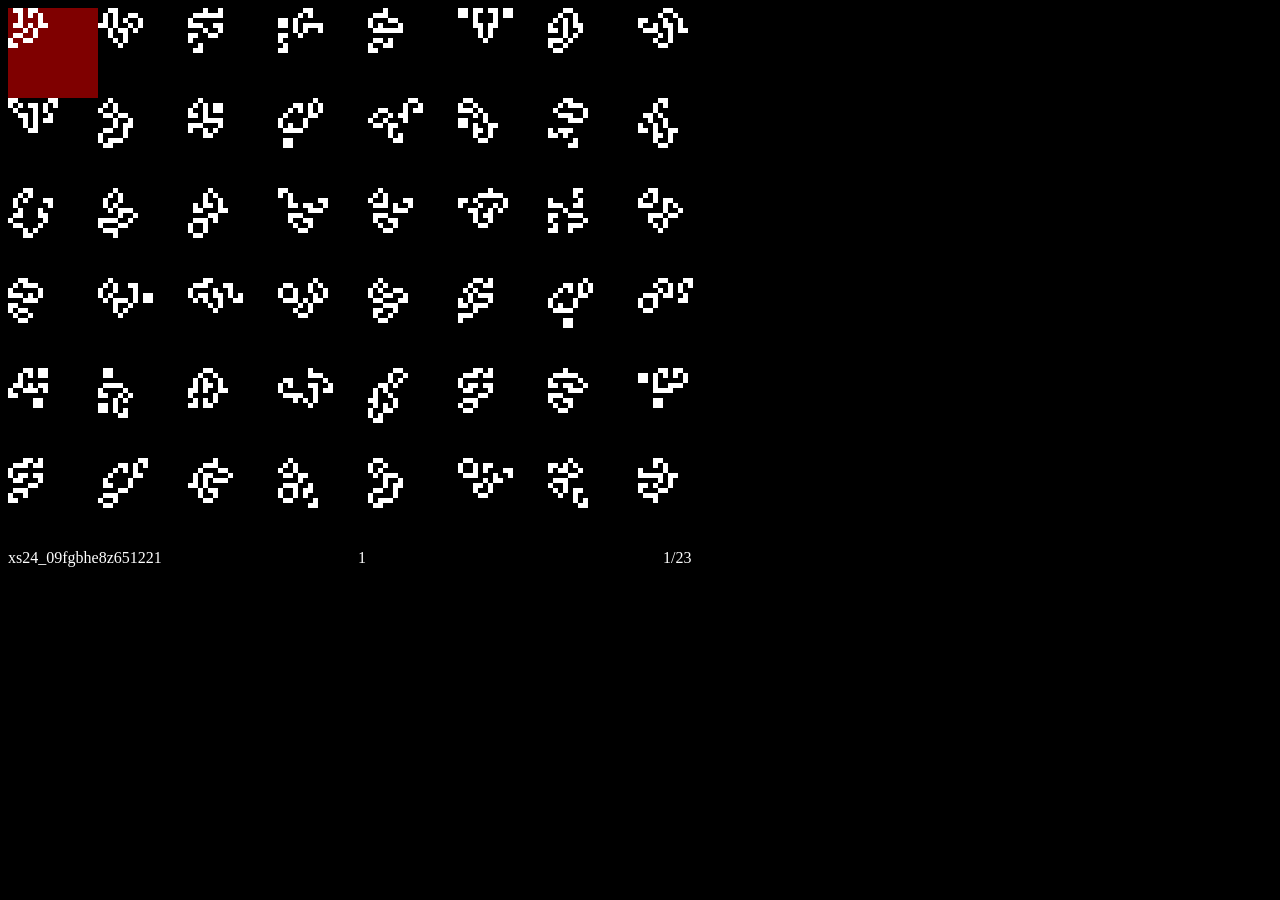
<file: kitagolue.html>
<!DOCTYPE html><head><link rel="icon" href="[data-uri]"></head><body style="background-color:black;"><canvas id="canvas" height="560" width="720"></canvas><script src="kitagolue.js"></script></body>
</file>
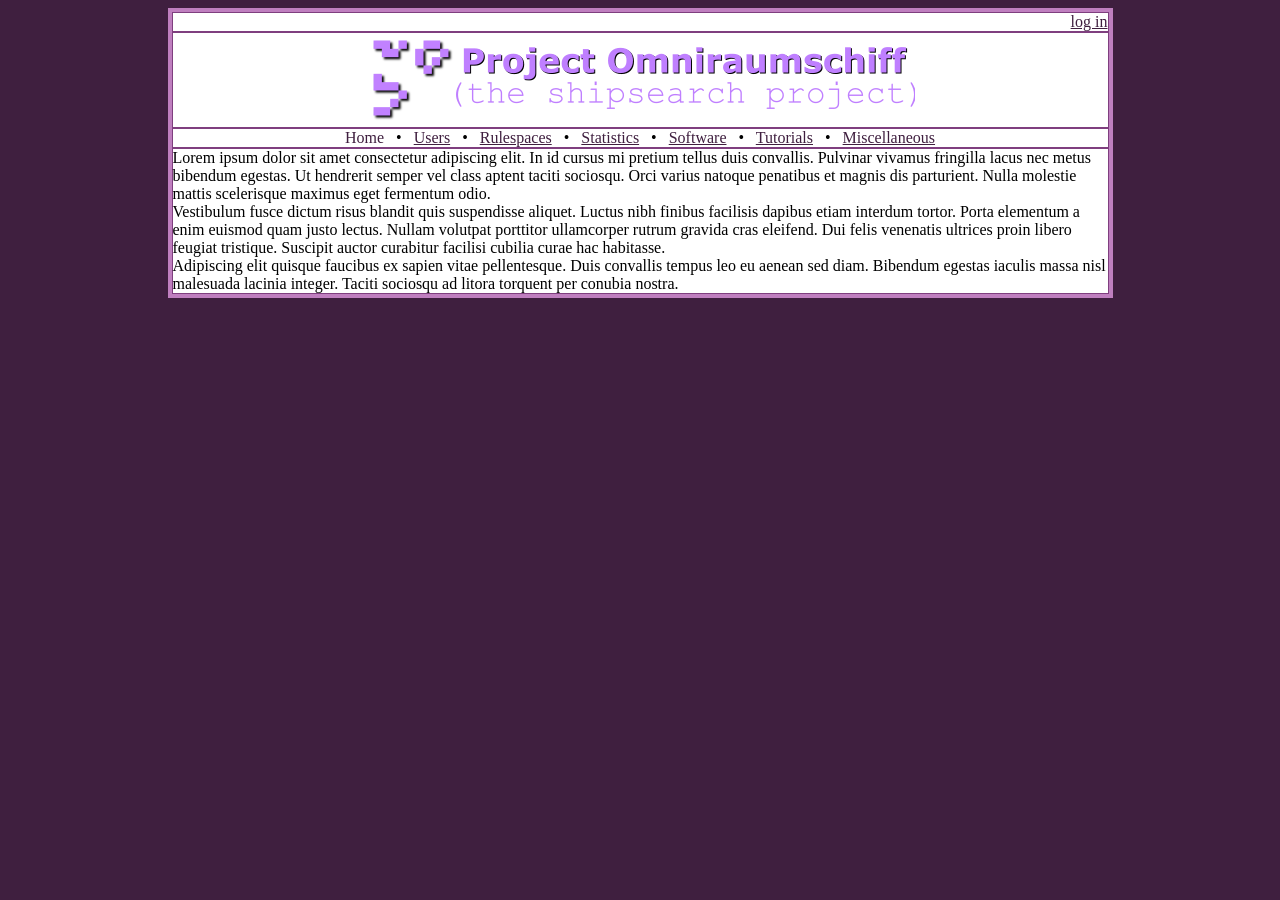
<file: omniraumschiff.html>
<!DOCTYPE html>
<html>
<head>
<title>Project Omniraumschiff</title>
<style>
body {
    background-color: #3F1F3F;
    font-family: Verdana;
#box {
    background-color: #FFFFFF;
	border: 4px solid #BF7FBF;
	width: 937px;
	margin: auto;
}
#box2{
	text-align:right;
}
a{
	color:#3f1f3f;
}
#img, #soft{
	text-align:center;
}
#img, #soft, #box3, #box2{
	border: 1px solid #7f3f7f;
}
</head>
</style>
<body>
<div id="box">
<div id="box2">
<a href="login.html">log in</a>
</div>
<div id="img">
<img src="omnilogo.png"></img>
</div>
<div id="soft">
<a>Home</a>
&nbsp;&nbsp;•&nbsp;&nbsp;
<a href="users.html">Users</a>
&nbsp;&nbsp;•&nbsp;&nbsp;
<a href="rulesp.html">Rulespaces</a>
&nbsp;&nbsp;•&nbsp;&nbsp;
<a href="statistics.html">Statistics</a>
&nbsp;&nbsp;•&nbsp;&nbsp;
<a href="search.html">Software</a>
&nbsp;&nbsp;•&nbsp;&nbsp;
<a href="users.html">Tutorials</a>
&nbsp;&nbsp;•&nbsp;&nbsp;
<a href="misc.html">Miscellaneous</a>
</div>
<div id="box3">
Lorem ipsum dolor sit amet consectetur adipiscing elit. In id cursus mi pretium tellus duis convallis. Pulvinar vivamus fringilla lacus nec metus bibendum egestas. Ut hendrerit semper vel class aptent taciti sociosqu. Orci varius natoque penatibus et magnis dis parturient. Nulla molestie mattis scelerisque maximus eget fermentum odio.<br>
Vestibulum fusce dictum risus blandit quis suspendisse aliquet. Luctus nibh finibus facilisis dapibus etiam interdum tortor. Porta elementum a enim euismod quam justo lectus. Nullam volutpat porttitor ullamcorper rutrum gravida cras eleifend. Dui felis venenatis ultrices proin libero feugiat tristique. Suscipit auctor curabitur facilisi cubilia curae hac habitasse.<br>
Adipiscing elit quisque faucibus ex sapien vitae pellentesque. Duis convallis tempus leo eu aenean sed diam. Bibendum egestas iaculis massa nisl malesuada lacinia integer. Taciti sociosqu ad litora torquent per conubia nostra.
</div>
</div>
</body>
</html>
</file>
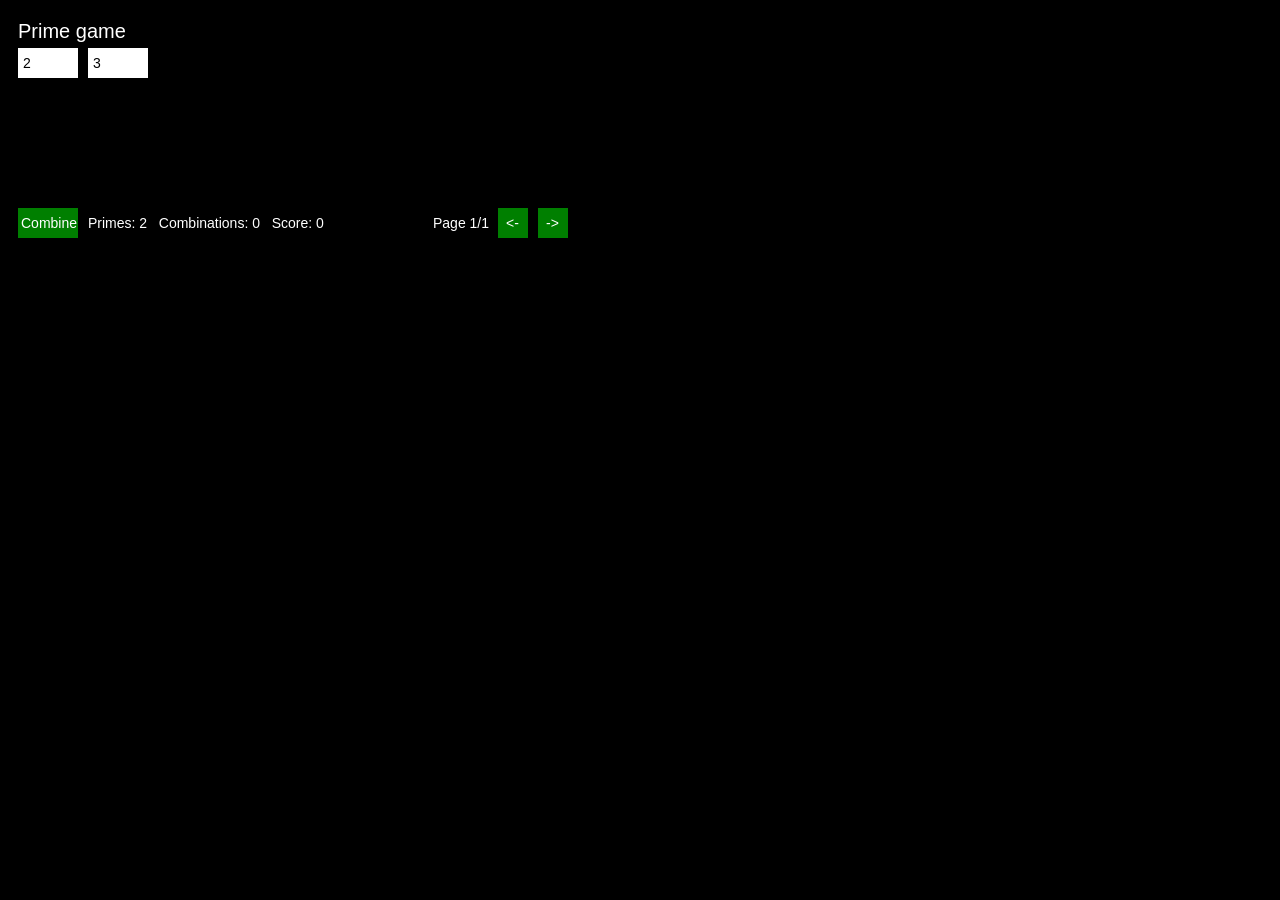
<file: primegame.html>
<!DOCTYPE html>
<html><head><title>Primes</title></head><body style="background-color:black;"><canvas id="game" width="570" height="240"></canvas><script>
const canvas=document.getElementById("game");
const ctx=canvas.getContext("2d");
let start=[2n,3n];
let select=[];
let primes=start;
let nprimes=2;
let ncomb=0;
let score=0;
let page=1;
let numpage=1;
function factor(n){
    const facts=new Set();
	n=BigInt(n);
	const two=2n;
    while (n%two===0n) {
        facts.add(two);
        n /= two;
    }
	let p=3n;
    while (p*p<=n){
        while (n%p==0n){
            facts.add(p);
            n/=p;
        }
        p+=2n;
    }
	if (n>1n){
	    facts.add(n);
	}
    return Array.from(facts);
}
function combine(){
    if (select.length===0) return;
	let product=select.reduce((a,b)=>a*b,1n);
	let result=product+1n;
	facts=factor(result);
	facts.forEach(p=>{
	    if(!primes.some(pr=>pr===p)){
		    primes.push(p);
			nprimes++;
	        if (nprimes%32===1){
	            numpage++;
	        }
		}
	});
	ncomb++;
	score=nprimes/ncomb;
	select=[];
}
canvas.addEventListener("click",e=>{
    let x=e.offsetX;
	let y=e.offsetY;
	primpage.forEach((p,i)=>{
	    let px=10+(i%8)*70;
		let py=40+Math.floor(i/8)*40;
		if (x>=px&&x<=px+60&&y>=py&&y<=py+30){
		    if(!select.includes(p)){
			    select.push(p);
			} else {
			    var rm=select.indexOf(p);
				select.splice(rm,1);
			}
	    }
	});
	if (x>=10&&x<=70&&y>=200&&y<=230){
	   combine();
	}
	if (x>=490&&x<=520&&y>=200&&y<=230){
	   if (page>1){
	       page--;
	   }
	}
	if (x>=530&&x<=560&&y>=200&&y<=230){
	   if (page<numpage){
	       page++;
	   }
	}
});
canvas.addEventListener("contextmenu",e=>{
	let x=e.offsetX;
	let y=e.offsetY;
	primpage.forEach((p,i)=>{
	    let px=10+(i%8)*70;
		let py=40+Math.floor(i/8)*40;
		if (x>=px&&x<=px+60&&y>=py&&y<=py+30){
			navigator.clipboard.writeText(p);
	    }
	});
});
function draw(){
    ctx.clearRect(0,0,canvas.width,canvas.height);
	ctx.fillStyle="#000000";
	ctx.fillRect(0,0,canvas.width,canvas.height);
	ctx.fillStyle="#ffffff";
	ctx.font="20px Helvetica";
	ctx.fillText("Prime game", 10, 30);
	primpage=primes.slice(32*(page-1),32*page);
	primpage.forEach((p,i)=>{
	    let x=10+(i%8)*70;
		let y=40+Math.floor(i/8)*40;
		if (p.toString().length === 8){
		    ctx.font="12px Helvetica";
		} else if (p.toString().length === 9){
		    ctx.font="11px Helvetica";
		} else if (p.toString().length === 10){ 
		    ctx.font="10px Helvetica";
		} else if (p.toString().length === 11){
		    ctx.font="9px Helvetica";
		} else if (p.toString().length === 12){
		    ctx.font="8px Helvetica";
		} else if (p.toString().length === 13){
		    ctx.font="7px Helvetica";
		} else if (p.toString().length >= 14 && p.toString().length < 17){
		    ctx.font="6px Helvetica";
		} else if (p.toString().length >= 17){
		    ctx.font="5px Helvetica";
		} else {
		    ctx.font="14px Helvetica";
		}
	    ctx.fillStyle=select.some(sp => sp === p) ? "#7f7f7f" : "#ffffff";
		ctx.fillRect(x,y,60,30);
		ctx.fillStyle="#000000";
		ctx.fillText(p,x+5,y+20);
	});
	ctx.fillStyle="#007f00";
	ctx.fillRect(10,200,60,30);
	ctx.font="14px Helvetica";
	ctx.fillStyle="#ffffff";
	ctx.fillText("Combine",13,220);
	ctx.fillText("Primes: " + nprimes + "   Combinations: " + ncomb + "   Score: " + score.toFixed(2)*100,80,220);
	ctx.fillText("Page " + page + "/" + numpage,425,220);
	ctx.fillStyle="#007f00";
	ctx.fillRect(490,200,30,30);
	ctx.fillRect(530,200,30,30);
    ctx.fillStyle="#ffffff";
	ctx.fillText("<-       ->",498,220);
	requestAnimationFrame(draw);
}
draw();
</script>
</body></html>
</file>
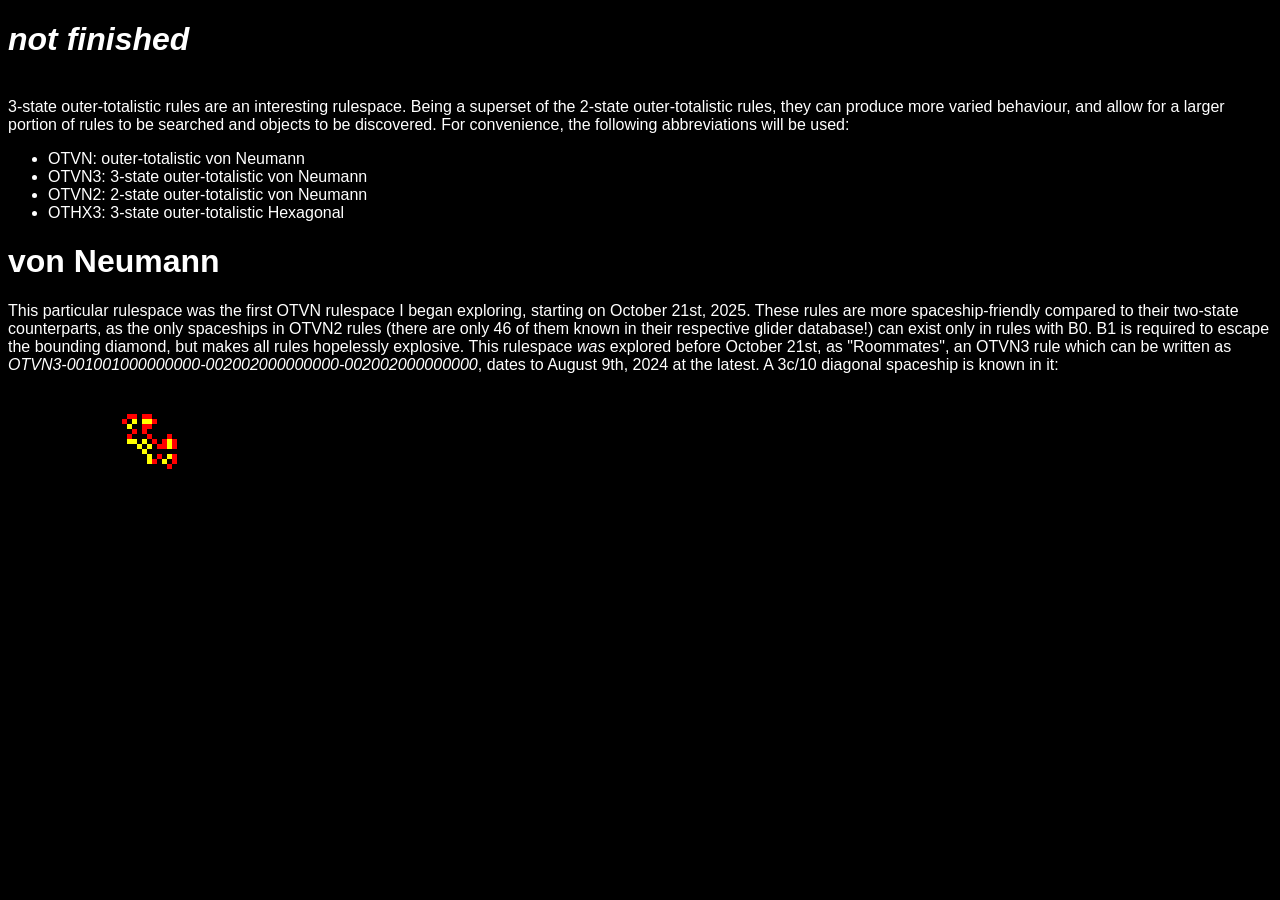
<file: vn.html>
<!DOCTYPE html>
<head><meta name="LifeViewer" content="viewer textarea limit"><link rel="stylesheet" href="style.css"><title>Findings in 3-state outer-totalistic von Neumann and Hexagonal rules</title></head>
<h1><i>not finished</i></h1><br>
<body><script src="lv-1362.js"></script>3-state outer-totalistic rules are an interesting rulespace. Being a superset of the 2-state outer-totalistic rules, they can produce more varied behaviour, and allow for a larger portion of rules to be searched and objects to be discovered. For convenience, the following abbreviations will be used:
<ul>
<li>OTVN: outer-totalistic von Neumann</li>
<li>OTVN3: 3-state outer-totalistic von Neumann</li>
<li>OTVN2: 2-state outer-totalistic von Neumann</li>
<li>OTHX3: 3-state outer-totalistic Hexagonal</li>
</ul>
<h1>von Neumann</h1>
This particular rulespace was the first OTVN rulespace I began exploring, starting on October 21st, 2025. These rules are more spaceship-friendly compared to their two-state counterparts, as the only spaceships in OTVN2 rules (there are only 46 of them known in their respective glider database!) can exist only in rules with B0. B1 is required to escape the bounding diamond, but makes all rules hopelessly explosive.

This rulespace <i>was</i> explored before October 21st, as "Roommates", an OTVN3 rule which can be written as <i>OTVN3-001001000000000-002002000000000-002002000000000</i>, dates to August 9th, 2024 at the latest. A 3c/10 diagonal spaceship is known in it:
<div class="viewer"><textarea class="rle">
x = 9, y = 9, rule = Roommates
.ABA3$A3.A$2B3.A$8.A$8.B$4.B3.A$4.BA!
[[ AUTOSTART TRACK 3/10 -3/10 THUMBLAUNCH THUMBSIZE 2 THUMBZOOM 10 LOOP 60 GPS 20 ]]
@RULE Roommates
@TABLE
n_states:3
neighborhood:vonNeumann
symmetries:permute
var a = {0,1,2}
var b = a
var c = a
var d = a
var e = a
0,1,1,0,0,1
0,2,0,0,0,1
1,1,1,0,0,2
1,2,0,0,0,2
2,1,0,0,0,2
2,1,1,0,0,2
2,2,0,0,0,2
a,b,c,d,e,0
</textarea><canvas></canvas></div>
</file>
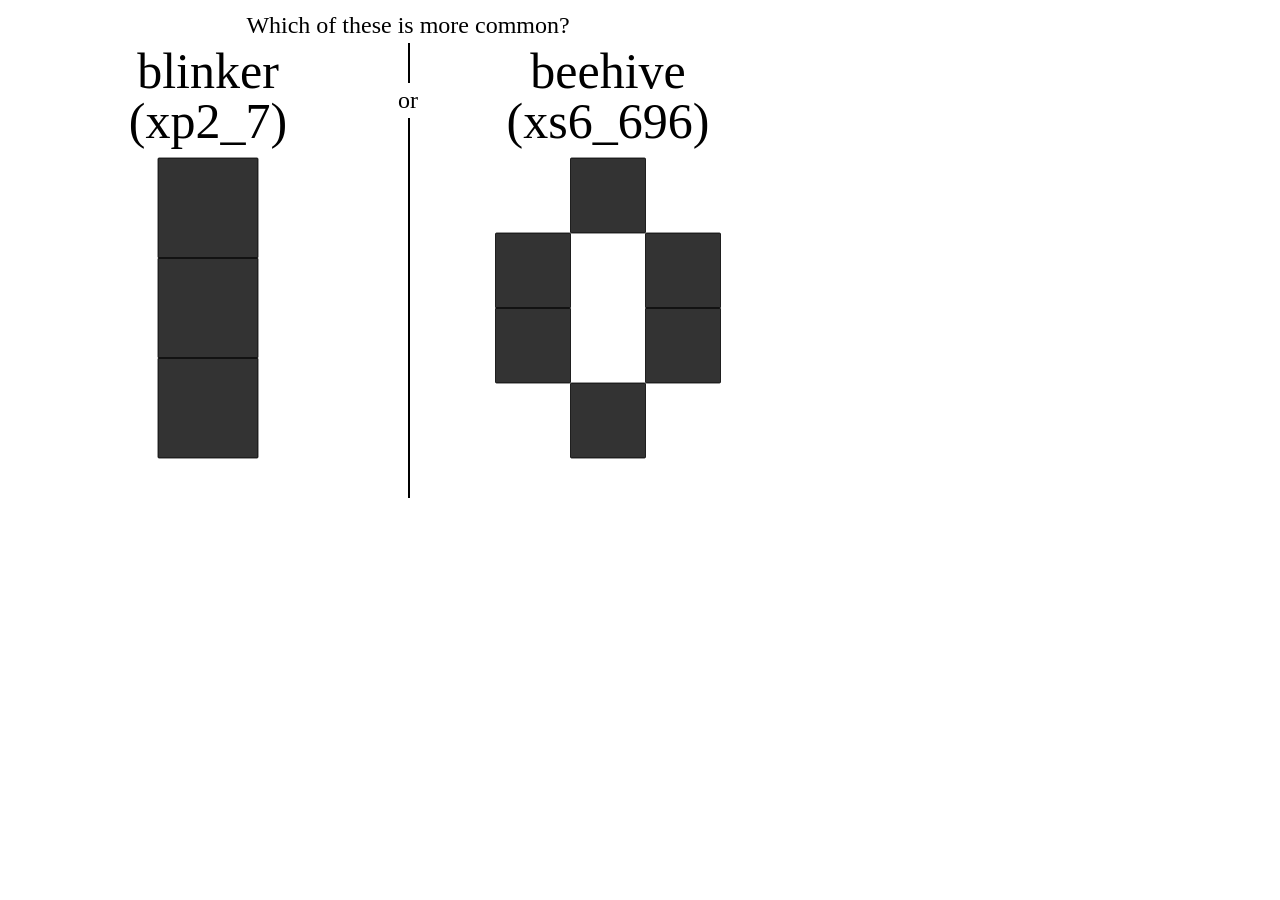
<file: choose/game.html>
<!DOCTYPE html><head><title>Game</title><link rel="icon" href="[data-uri]"></head><body><canvas id="canvas" height="500" width="800"></canvas></body>
<script src="game.js"></script>
</file>
<file: style.css>
body{
	background-color:#000000;
	color:#FFFFFF;
	font-family:sans-serif
}
.center{
	text-align:center
}
a{
	color:#FFFFFF
}
li{
	color:#FFFFFF
}
.rle{
    display:none
}
</file>
<file: ocabook/css/skeleton.css>
/*
* Skeleton V2.0.4
* Copyright 2014, Dave Gamache
* www.getskeleton.com
* Free to use under the MIT license.
* http://www.opensource.org/licenses/mit-license.php
* 12/29/2014
*/


/* Table of contents
––––––––––––––––––––––––––––––––––––––––––––––––––
- Grid
- Base Styles
- Typography
- Links
- Buttons
- Forms
- Lists
- Code
- Tables
- Spacing
- Utilities
- Clearing
- Media Queries
*/


/* Grid
–––––––––––––––––––––––––––––––––––––––––––––––––– */
.container {
  position: relative;
  width: 100%;
  max-width: 960px;
  margin: 0 auto;
  padding: 0 20px;
  box-sizing: border-box; }
.column,
.columns {
  width: 100%;
  float: left;
  box-sizing: border-box; }

/* For devices larger than 400px */
@media (min-width: 400px) {
  .container {
    width: 85%;
    padding: 0; }
}

/* For devices larger than 550px */
@media (min-width: 550px) {
  .container {
    width: 80%; }
  .column,
  .columns {
    margin-left: 4%; }
  .column:first-child,
  .columns:first-child {
    margin-left: 0; }

  .one.column,
  .one.columns                    { width: 4.66666666667%; }
  .two.columns                    { width: 13.3333333333%; }
  .three.columns                  { width: 22%;            }
  .four.columns                   { width: 30.6666666667%; }
  .five.columns                   { width: 39.3333333333%; }
  .six.columns                    { width: 48%;            }
  .seven.columns                  { width: 56.6666666667%; }
  .eight.columns                  { width: 65.3333333333%; }
  .nine.columns                   { width: 74.0%;          }
  .ten.columns                    { width: 82.6666666667%; }
  .eleven.columns                 { width: 91.3333333333%; }
  .twelve.columns                 { width: 100%; margin-left: 0; }

  .one-third.column               { width: 30.6666666667%; }
  .two-thirds.column              { width: 65.3333333333%; }

  .one-half.column                { width: 48%; }

  /* Offsets */
  .offset-by-one.column,
  .offset-by-one.columns          { margin-left: 8.66666666667%; }
  .offset-by-two.column,
  .offset-by-two.columns          { margin-left: 17.3333333333%; }
  .offset-by-three.column,
  .offset-by-three.columns        { margin-left: 26%;            }
  .offset-by-four.column,
  .offset-by-four.columns         { margin-left: 34.6666666667%; }
  .offset-by-five.column,
  .offset-by-five.columns         { margin-left: 43.3333333333%; }
  .offset-by-six.column,
  .offset-by-six.columns          { margin-left: 52%;            }
  .offset-by-seven.column,
  .offset-by-seven.columns        { margin-left: 60.6666666667%; }
  .offset-by-eight.column,
  .offset-by-eight.columns        { margin-left: 69.3333333333%; }
  .offset-by-nine.column,
  .offset-by-nine.columns         { margin-left: 78.0%;          }
  .offset-by-ten.column,
  .offset-by-ten.columns          { margin-left: 86.6666666667%; }
  .offset-by-eleven.column,
  .offset-by-eleven.columns       { margin-left: 95.3333333333%; }

  .offset-by-one-third.column,
  .offset-by-one-third.columns    { margin-left: 34.6666666667%; }
  .offset-by-two-thirds.column,
  .offset-by-two-thirds.columns   { margin-left: 69.3333333333%; }

  .offset-by-one-half.column,
  .offset-by-one-half.columns     { margin-left: 52%; }

}


/* Base Styles
–––––––––––––––––––––––––––––––––––––––––––––––––– */
/* NOTE
html is set to 62.5% so that all the REM measurements throughout Skeleton
are based on 10px sizing. So basically 1.5rem = 15px :) */
html {
  font-size: 62.5%; }
body {
  font-size: 1.5em; /* currently ems cause chrome bug misinterpreting rems on body element */
  line-height: 1.6;
  font-weight: 400;
  font-family: "Raleway", "HelveticaNeue", "Helvetica Neue", Helvetica, Arial, sans-serif;
  color: #222; }


/* Typography
–––––––––––––––––––––––––––––––––––––––––––––––––– */
h1, h2, h3, h4, h5, h6 {
  margin-top: 0;
  margin-bottom: 2rem;
  font-weight: 300; }
h1 { font-size: 4.0rem; line-height: 1.2;  letter-spacing: -.1rem;}
h2 { font-size: 3.6rem; line-height: 1.25; letter-spacing: -.1rem; }
h3 { font-size: 3.0rem; line-height: 1.3;  letter-spacing: -.1rem; }
h4 { font-size: 2.4rem; line-height: 1.35; letter-spacing: -.08rem; }
h5 { font-size: 1.8rem; line-height: 1.5;  letter-spacing: -.05rem; }
h6 { font-size: 1.5rem; line-height: 1.6;  letter-spacing: 0; }

/* Larger than phablet */
@media (min-width: 550px) {
  h1 { font-size: 5.0rem; }
  h2 { font-size: 4.2rem; }
  h3 { font-size: 3.6rem; }
  h4 { font-size: 3.0rem; }
  h5 { font-size: 2.4rem; }
  h6 { font-size: 1.5rem; }
}

p {
  margin-top: 0; }


/* Links
–––––––––––––––––––––––––––––––––––––––––––––––––– */
a {
  color: #1EAEDB; }
a:hover {
  color: #0FA0CE; }


/* Buttons
–––––––––––––––––––––––––––––––––––––––––––––––––– */
.button,
button,
input[type="submit"],
input[type="reset"],
input[type="button"] {
  display: inline-block;
  height: 38px;
  padding: 0 30px;
  color: #555;
  text-align: center;
  font-size: 11px;
  font-weight: 600;
  line-height: 38px;
  letter-spacing: .1rem;
  text-transform: uppercase;
  text-decoration: none;
  white-space: nowrap;
  background-color: transparent;
  border-radius: 4px;
  border: 1px solid #bbb;
  cursor: pointer;
  box-sizing: border-box; }
.button:hover,
button:hover,
input[type="submit"]:hover,
input[type="reset"]:hover,
input[type="button"]:hover,
.button:focus,
button:focus,
input[type="submit"]:focus,
input[type="reset"]:focus,
input[type="button"]:focus {
  color: #333;
  border-color: #888;
  outline: 0; }
.button.button-primary,
button.button-primary,
input[type="submit"].button-primary,
input[type="reset"].button-primary,
input[type="button"].button-primary {
  color: #FFF;
  background-color: #0080A4;
  border-color: #0080A4; }
.button.button-primary:hover,
button.button-primary:hover,
input[type="submit"].button-primary:hover,
input[type="reset"].button-primary:hover,
input[type="button"].button-primary:hover,
.button.button-primary:focus,
button.button-primary:focus,
input[type="submit"].button-primary:focus,
input[type="reset"].button-primary:focus,
input[type="button"].button-primary:focus {
  color: #FFF;
  background-color: #1EAEDB;
  border-color: #1EAEDB; }


/* Forms
–––––––––––––––––––––––––––––––––––––––––––––––––– */
input[type="email"],
input[type="number"],
input[type="search"],
input[type="text"],
input[type="tel"],
input[type="url"],
input[type="password"],
textarea,
select {
  height: 38px;
  padding: 6px 10px; /* The 6px vertically centers text on FF, ignored by Webkit */
  background-color: #fff;
  border: 1px solid #D1D1D1;
  border-radius: 4px;
  box-shadow: none;
  box-sizing: border-box; }
/* Removes awkward default styles on some inputs for iOS */
input[type="email"],
input[type="number"],
input[type="search"],
input[type="text"],
input[type="tel"],
input[type="url"],
input[type="password"],
textarea {
  -webkit-appearance: none;
     -moz-appearance: none;
          appearance: none; }
textarea {
  min-height: 65px;
  padding-top: 6px;
  padding-bottom: 6px; }
input[type="email"]:focus,
input[type="number"]:focus,
input[type="search"]:focus,
input[type="text"]:focus,
input[type="tel"]:focus,
input[type="url"]:focus,
input[type="password"]:focus,
textarea:focus,
select:focus {
  border: 1px solid #33C3F0;
  outline: 0; }
label,
legend {
  display: block;
  margin-bottom: .5rem;
  font-weight: 600; }
fieldset {
  padding: 0;
  border-width: 0; }
input[type="checkbox"],
input[type="radio"] {
  display: inline; }
label > .label-body {
  display: inline-block;
  margin-left: .5rem;
  font-weight: normal; }


/* Lists
–––––––––––––––––––––––––––––––––––––––––––––––––– */
ul {
  list-style: circle inside; }
ol {
  list-style: decimal inside; }
ol, ul {
  padding-left: 0;
  margin-top: 0; }
ul ul,
ul ol,
ol ol,
ol ul {
  margin: 1.5rem 0 1.5rem 3rem;
  font-size: 90%; }
li {
  margin-bottom: 1rem; }


/* Code
–––––––––––––––––––––––––––––––––––––––––––––––––– */
code {
  padding: .2rem .5rem;
  margin: 0 .2rem;
  font-size: 90%;
  white-space: nowrap;
  background: #F1F1F1;
  border: 1px solid #E1E1E1;
  border-radius: 4px; }
pre > code {
  display: block;
  padding: 1rem 1.5rem;
  white-space: pre; }


/* Tables
–––––––––––––––––––––––––––––––––––––––––––––––––– */
th,
td {
  padding: 12px 15px;
  text-align: left;
  border-bottom: 1px solid #E1E1E1; }
th:first-child,
td:first-child {
  padding-left: 0; }
th:last-child,
td:last-child {
  padding-right: 0; }


/* Spacing
–––––––––––––––––––––––––––––––––––––––––––––––––– */
button,
.button {
  margin-bottom: 1rem; }
input,
textarea,
select,
fieldset {
  margin-bottom: 1.5rem; }
pre,
blockquote,
dl,
figure,
table,
p,
ul,
ol,
form {
  margin-bottom: 2.5rem; }


/* Utilities
–––––––––––––––––––––––––––––––––––––––––––––––––– */
.u-full-width {
  width: 100%;
  box-sizing: border-box; }
.u-max-full-width {
  max-width: 100%;
  box-sizing: border-box; }
.u-pull-right {
  float: right; }
.u-pull-left {
  float: left; }


/* Misc
–––––––––––––––––––––––––––––––––––––––––––––––––– */
hr {
  margin-top: 3rem;
  margin-bottom: 3.5rem;
  border-width: 0;
  border-top: 1px solid #E1E1E1; }


/* Clearing
–––––––––––––––––––––––––––––––––––––––––––––––––– */

/* Self Clearing Goodness */
.container:after,
.row:after,
.u-cf {
  content: "";
  display: table;
  clear: both; }


/* Media Queries
–––––––––––––––––––––––––––––––––––––––––––––––––– */
/*
Note: The best way to structure the use of media queries is to create the queries
near the relevant code. For example, if you wanted to change the styles for buttons
on small devices, paste the mobile query code up in the buttons section and style it
there.
*/


/* Larger than mobile */
@media (min-width: 400px) {}

/* Larger than phablet (also point when grid becomes active) */
@media (min-width: 550px) {}

/* Larger than tablet */
@media (min-width: 750px) {}

/* Larger than desktop */
@media (min-width: 1000px) {}

/* Larger than Desktop HD */
@media (min-width: 1200px) {}
</file>
<file: ocabook/css/custom.css>
.header {
  margin-top: 6rem;
  text-align: center; }
.value-prop {
  margin-top: 1rem; }
.value-props {
  margin-top: 4rem;
  margin-bottom: 4rem; }
.docs-header {
  text-transform: uppercase;
  font-size: 1.4rem;
  letter-spacing: .2rem;
  font-weight: 600; }
.docs-section {
  border-top: 1px solid #eee;
  padding: 2rem 0 3em 0;
  margin-bottom: 0;}
.value-img {
  display: block;
  text-align: center;
  margin: 2.5rem auto 0; }
.example-grid .column,
.example-grid .columns {
  background: #EEE;
  text-align: center;
  border-radius: 4px;
  font-size: 1rem;
  text-transform: uppercase;
  height: 30px;
  line-height: 30px;
  margin-bottom: .75rem;
  font-weight: 600;
  letter-spacing: .1rem; }
.docs-example .row,
.docs-example.row,
.docs-example form {
  margin-bottom: 0; }
.docs-example h1,
.docs-example h2,
.docs-example h3,
.docs-example h4,
.docs-example h5,
.docs-example h6 {
  margin-bottom: 1rem; }
.heading-font-size {
  font-size: 1.2rem;
  color: #999;
  letter-spacing: normal; }
.code-example {
  margin-top: 1.5rem;
  margin-bottom: 0; }
.code-example-body {
  white-space: pre;
  word-wrap: break-word }
.example {
  position: relative; 
  margin-top: 4rem; }
.example-header {
  font-weight: 600;
  margin-top: 1.5rem;
  margin-bottom: .5rem; }
.example-description {
  margin-bottom: 1.5rem; }
.example-screenshot-wrapper {
  display: block;
  position: relative;
  overflow: hidden;
  border-radius: 6px;
  border: 1px solid #eee;
  height: 250px; }
.example-screenshot {
  width: 100%;
  height: auto; }
.example-screenshot.coming-soon {
  width: auto;
  position: absolute;
  background: #eee;
  top: 5px;
  right: 5px;
  bottom: 5px;
  left: 5px; }
.navbar {
  display: none; }


.bookphotodiv {
  border:1px solid #000;
  padding:3px;
  margin:3px;
}
.bookphotodiv:hover {
  border:3px solid #000088;
  padding:2px;
  margin:2px;
}

@media (max-width: 1000px) {
  .bookphotowrap {
    flex-direction:column;
  }
}
  
/* Larger than phone */
@media (min-width: 550px) {
  .header {
    margin-top: 18rem; }
  .value-props {
    margin-top: 9rem;
    margin-bottom: 7rem; }
  .value-img {
    margin-bottom: 1rem; }
  .example-grid .column,
  .example-grid .columns {
    margin-bottom: 1.5rem; }
  .docs-section {
    padding: 2rem 0 3em 0; }
  .example-send-yourself-copy {
    float: right;
    margin-top: 12px; }
  .example-screenshot-wrapper {
    position: absolute;
    width: 48%;
    height: 100%;
    left: 0;
    max-height: none; }
}

/* Larger than tablet */
@media (min-width: 750px) {
  /* Navbar */
  .navbar + .docs-section {
    border-top-width: 0; }
  .navbar,
  .navbar-spacer {
    display: block;
    width: 100%;
    height: 6.5rem;
    background: #fff;
    z-index: 1;
    border-top: 1px solid #eee;
    border-bottom: 1px solid #eee; }
  .navbar-spacer {
    display: none; }
  .navbar > .container {
    width: 100%; }
  .navbar-list {
    list-style: none;
    margin-bottom: 0; }
  .navbar-item {
    position: relative;
    float: left;
    margin-bottom: 0; }
  .navbar-link {
    text-transform: uppercase;
    font-size: 11px;
    font-weight: 600;
    letter-spacing: .2rem;
    margin-right: 35px;
    text-decoration: none;
    line-height: 6.5rem;
    color: #222; }
  .navbar-link.active {
    color: #33C3F0; }
  .has-docked-nav .navbar {
    position: fixed;
    top: 0;
    left: 0; }
  .has-docked-nav .navbar-spacer {
    display: block; }
  /* Re-overiding the width 100% declaration to match size of % based container */
  .has-docked-nav .navbar > .container {
    width: 80%; }

  /* Popover */
  .popover.open {
    display: block;
  }
  .popover {
    display: none;
    position: absolute;
    top: 0;
    left: 0;
    background: #fff;
    border: 1px solid #eee;
    border-radius: 4px;
    top: 92%;
    left: -50%;
    -webkit-filter: drop-shadow(0 0 6px rgba(0,0,0,.1));
       -moz-filter: drop-shadow(0 0 6px rgba(0,0,0,.1));
            filter: drop-shadow(0 0 6px rgba(0,0,0,.1)); }
  .popover-item:first-child .popover-link:after, 
  .popover-item:first-child .popover-link:before {
    bottom: 100%;
    left: 50%;
    border: solid transparent;
    content: " ";
    height: 0;
    width: 0;
    position: absolute;
    pointer-events: none; }
  .popover-item:first-child .popover-link:after {
    border-color: rgba(255, 255, 255, 0);
    border-bottom-color: #fff;
    border-width: 10px;
    margin-left: -10px; }
  .popover-item:first-child .popover-link:before {
    border-color: rgba(238, 238, 238, 0);
    border-bottom-color: #eee;
    border-width: 11px;
    margin-left: -11px; }
  .popover-list {
    padding: 0;
    margin: 0;
    list-style: none; }
  .popover-item {
    padding: 0;
    margin: 0; }
  .popover-link {
    position: relative;
    color: #222;
    display: block;
    padding: 8px 20px;
    border-bottom: 1px solid #eee;
    text-decoration: none;
    text-transform: uppercase;
    font-size: 1.0rem;
    font-weight: 600;
    text-align: center;
    letter-spacing: .1rem; }
  .popover-item:first-child .popover-link {
    border-radius: 4px 4px 0 0; }
  .popover-item:last-child .popover-link {
    border-radius: 0 0 4px 4px;
    border-bottom-width: 0; }
  .popover-link:hover {
    color: #fff;
    background: #33C3F0; }
  .popover-link:hover,
  .popover-item:first-child .popover-link:hover:after {
    border-bottom-color: #33C3F0; }
}

/* Bigger than 550 */
@media (min-width: 550px) {
  .section {
    padding: 12rem 0 11rem;
  }
  .hero {
    padding-bottom: 2rem;
    text-align: left;
    height: 165px;
  }
  .hero-heading {
    font-size: 2.4rem;
  }
}

/* Bigger than 750 */
@media (min-width: 750px) {
  .hero {
    height: 190px;
  }
  .hero-heading {
    font-size: 2.6rem;
  }
  .section {
    padding: 4rem 0 5rem;
  }
  .hero {
    padding: 3rem 0 2rem;
  }
  .section-description {
    max-width: 60%;
    margin-left: auto;
    margin-right: auto;
  }
  .categories {
    padding: 15rem 0 8rem;
  }
}

/* Bigger than 1000 */
@media (min-width: 1000px) {
  .section {
    padding: 20rem 0 19rem;
  }
  .hero {
    padding: 2rem 0;
  }
  .hero-heading {
    font-size: 3.0rem;
  }
}

@media(min-width:750px){.ocabookdiv{float:right;margin-left:10px;}}
@media(max-width:749px){.ocabookdiv{text-align:center;margin:auto;}}
</file>
